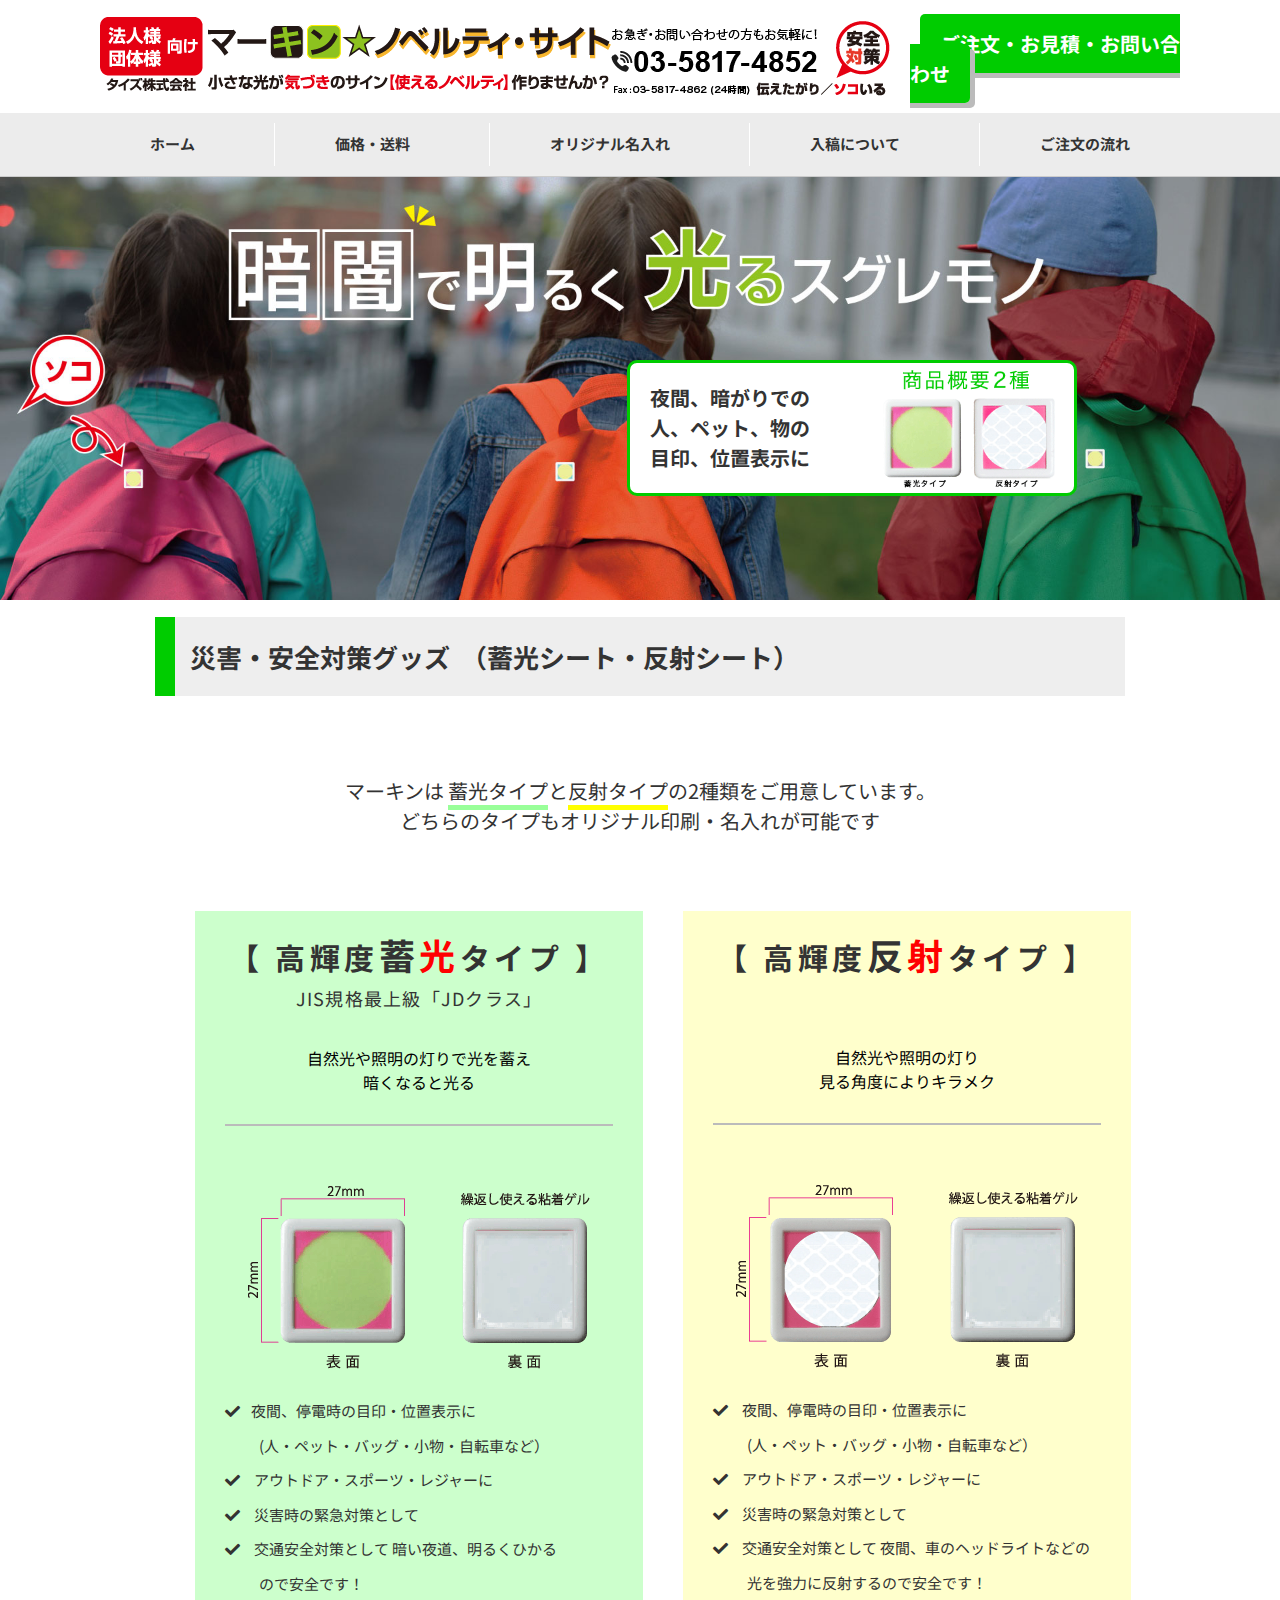
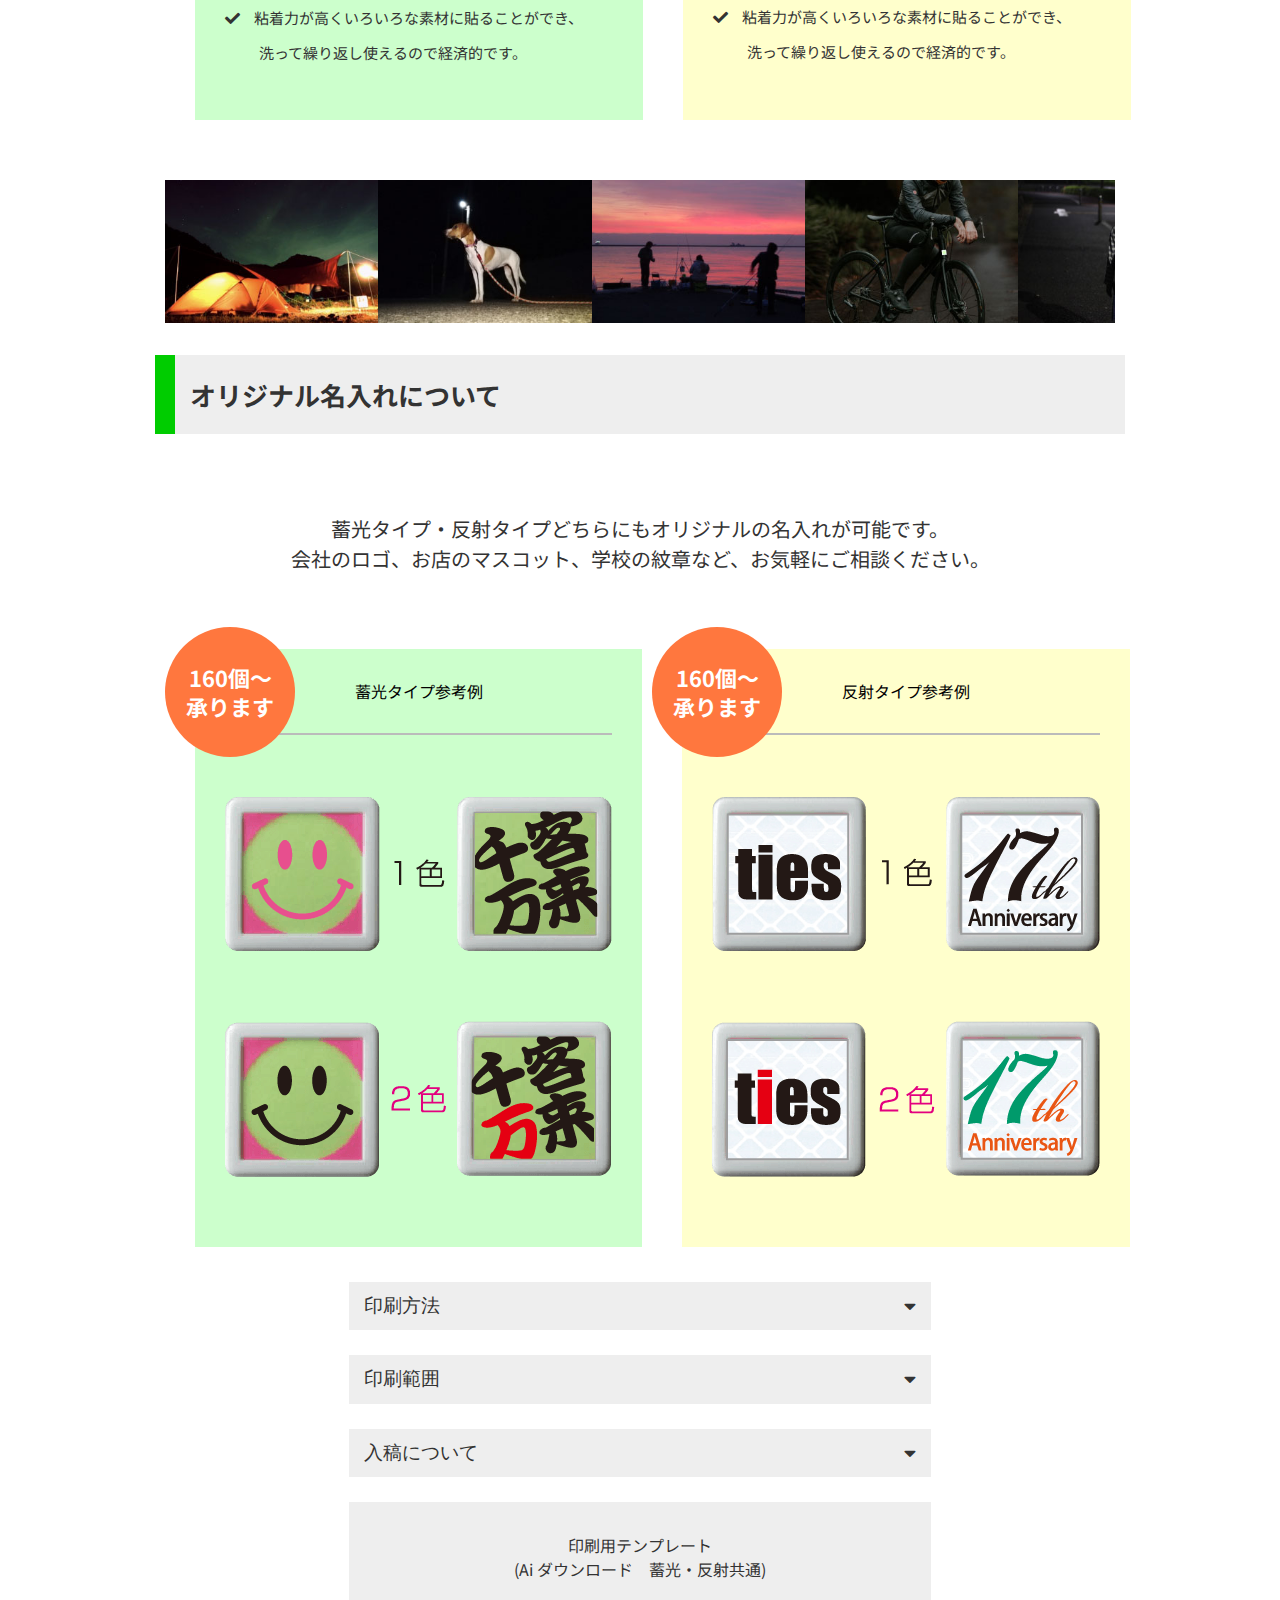
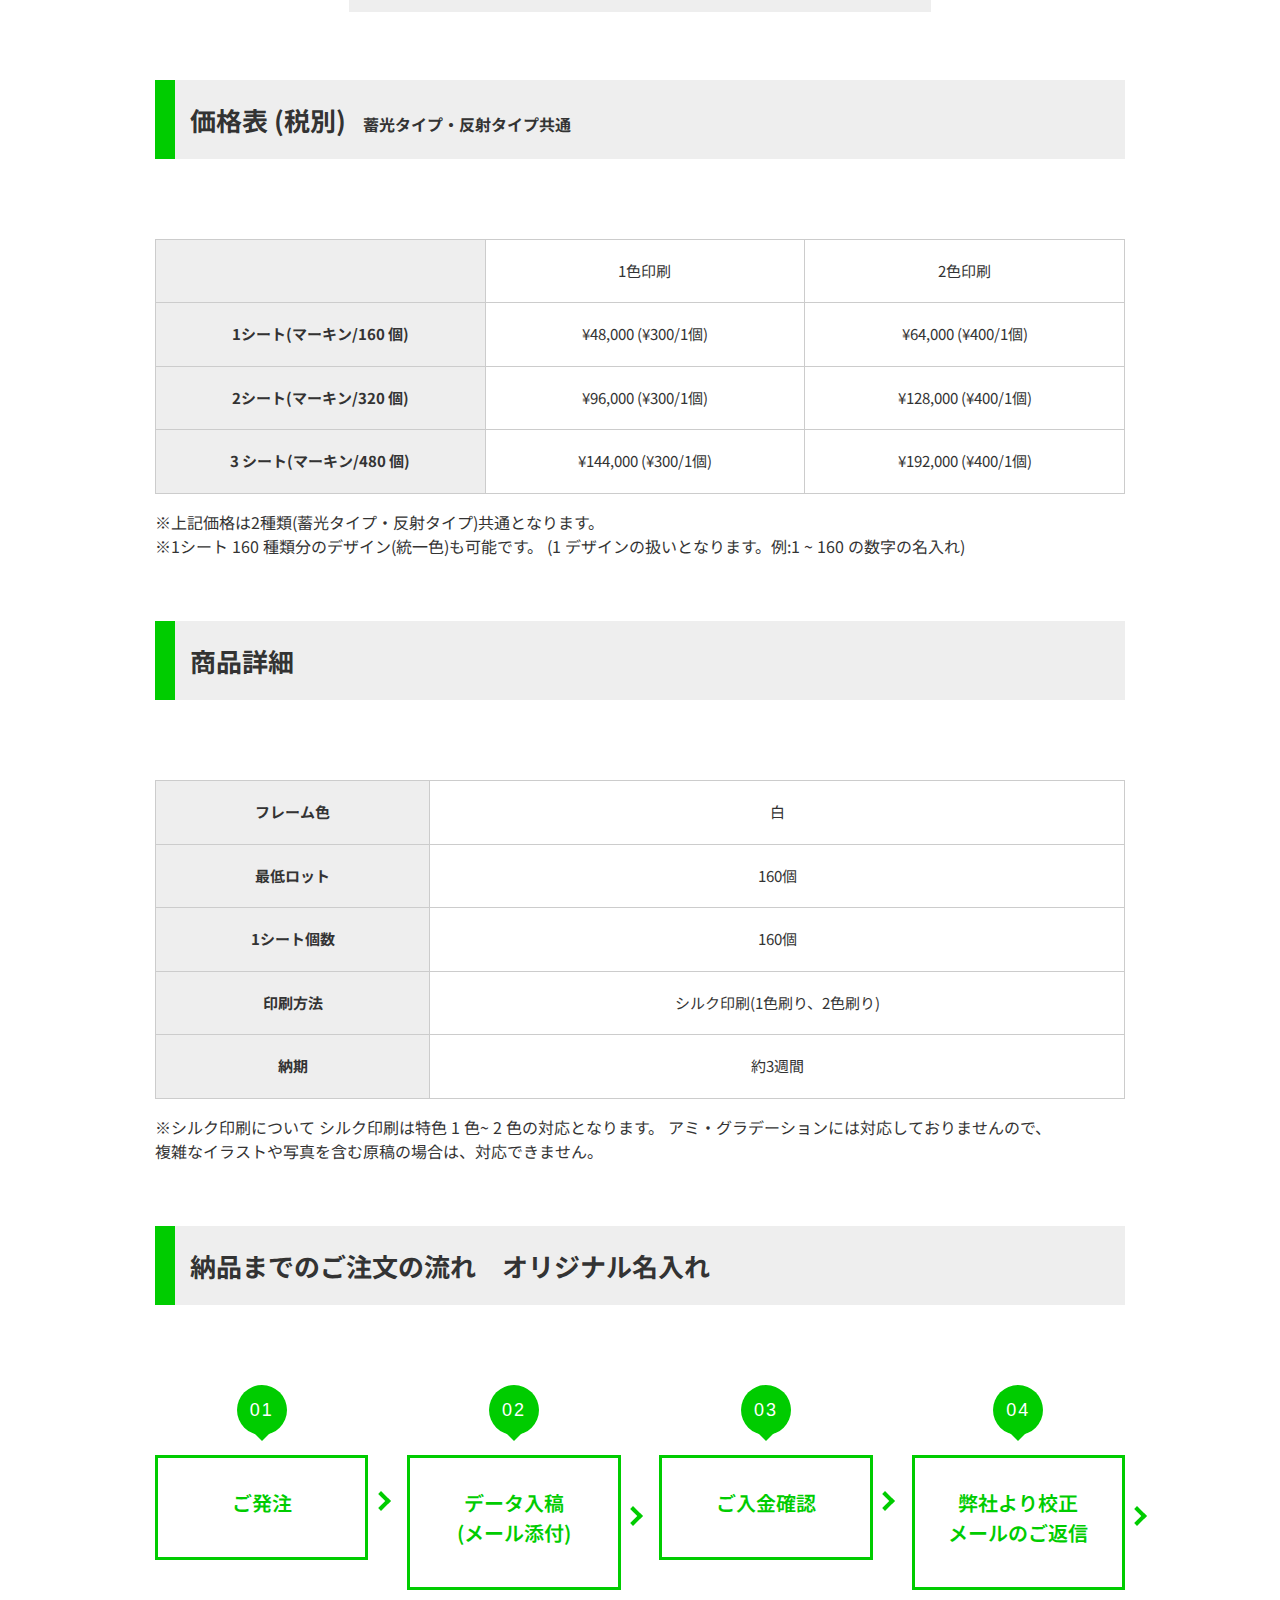
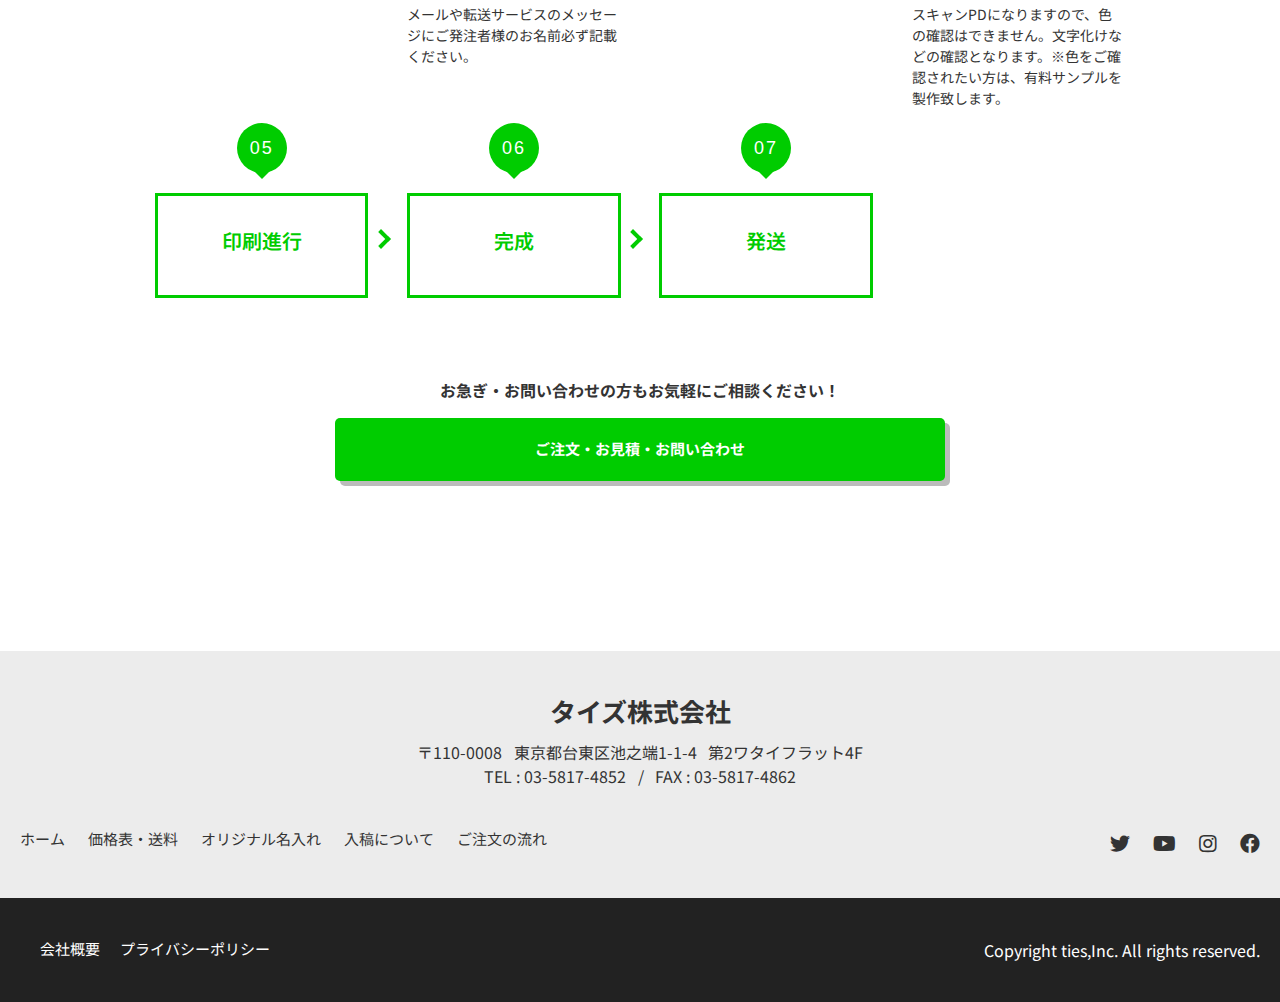
<file: index.html>
<!DOCTYPE html>
<html lang="ja">
  <head>
    <link href="https://use.fontawesome.com/releases/v5.6.1/css/all.css" rel="stylesheet">
    <meta charset="UTF-8" />
    <meta http-equiv="X-UA-Compatible" content="IE=edge" />
    <meta name="viewport" content="width=device-width, initial-scale=1.0" />
    <title>高輝度蓄光反射テープ マーキン ノベルティサイト</title>
    <meta
      name="description"
      content="高輝度蓄光・反射テープ マーキン | 販促・ノベルティグッズ作成を検討中の皆様、マーキンが皆様のプロモーション活動を応援します。オリジナルデザインのインパクトと商品の安心感で差し上げたお客様・広告主様ともにご満足。広告主様の商品・サービスをお客様にしっかりお伝えします。"
    />
    <meta name="keywords" content="Markin,マーキン,高機能蓄光,高機能反射材,反射材,蓄光,蓄光テープ,高輝度蓄光,高輝度反射,ノベルティ,販促品,粗品,販促グッズ,防災グッズ,インセンティブ,プロモーション,人気商品,SP,オリジナル,企業,法人,うれしい,よろこばれる,選ばれる">
    <link rel="preconnect" href="https://fonts.googleapis.com" />
    <link rel="preconnect" href="https://fonts.gstatic.com" crossorigin />
    <link
      href="https://fonts.googleapis.com/css2?family=Noto+Sans+JP:wght@400;700&display=swap"
      rel="stylesheet"
    />
    <link rel="apple-touch-icon" sizes="180x180" href="/apple-touch-icon.png">
    <link rel="icon" type="image/png" sizes="32x32" href="/favicon-32x32.png">
    <link rel="icon" type="image/png" sizes="16x16" href="/favicon-16x16.png">
    <link rel="manifest" href="/site.webmanifest">
    <link rel="mask-icon" href="/safari-pinned-tab.svg" color="#5bbad5">
    <meta name="msapplication-TileColor" content="#da532c">
    <meta name="theme-color" content="#ffffff">
    <link rel="stylesheet" href="./asset/css/sanitize.css" />
    <link rel="stylesheet" href="./asset/css/style.css" />
  </head>
  <body>
    <!--ヘッダー-->
    <div class="header-wrap">
      <header class="header">
        <div class="site-logo">
          <a href="#">
            <img
              src="./asset/images/site-markin-logo3.png"
              alt="法人様向け高機能蓄光反射マーキンノベルティサイト"
            />
          </a>
        </div>
        <div class="header-contact">
          <ul>
            <li class="header-contacttel">
              <img src="./asset/images/site-contact-telfax2.png" alt="法人様向け高機能蓄光反射マーキンノベルティサイト電話番号">
            </li>
            <li class="header-contacbtn">
              <a href="./form/form.html">ご注文・お見積・<br class="sma">お問い合わせ</a>
            </li>
          </ul>
        </div>
      </header>
      <nav class="header-nav">
        <ul class="header-navlist">
          <li class="header-navitem">
            <a href="#">ホーム</a>
          </li>
          <li class="header-navitem">
            <a href="#price">価格・送料</a>
          </li>
          <li class="header-navitem">
            <a href="#orijinal">オリジナル名入れ</a>
          </li>
          <li class="header-navitem">
            <a href="#orijinal">入稿について</a>
          </li>
          <li class="header-navitem">
            <a href="#flow">ご注文の流れ</a>
          </li>
        </ul>
      </nav>
    </div>

    <div class="hero">
      <img src="./asset/images/markin-top-imgtext1920900.jpg" alt="高輝度蓄光・反射テープマーキン" />
      <div class="storong">夜間、暗がりでの<br>人、ペット、物の<br>目印、位置表示に</div>
    </div>
<!--災害・安全対策グッズマーキン2種類について-->
    <section class="section">
      <h1 class="section-headerline">
        災害・安全対策グッズ<span class="space">（蓄光シート・反射シート）</span>
      </h1>
      <div class="quote">
        <p class="section-headerlinedetsil">マーキンは
        <span class="marker-green">蓄光タイプ</span>と<span class="marker-yellow">反射タイプ</span>の2種類をご用意しています。<br>どちらのタイプもオリジナル印刷・名入れが可能です
        </p>
      </div>

      <div class="section-markin">
        <figure class="about-left">
          <figcaption class="about-caption">
            <div class="about-yellow">
               <h2 class="about-headline">【 高輝度<span class="text-big">蓄<span class="text-red">光</span></span>タイプ 】<br><span class="text-jd">JIS規格最上級「JDクラス」</span></h2>
                <p class="about-description">自然光や照明の灯りで光を蓄え<br>暗くなると光る</p>
            </div>
            <div class="about-list">
              <img class="about-image" src="./asset/images/site-detail-markin4.png" alt="高輝度蓄光・反射テープマーキン"/>
              <ul class="about-secondlist">

                <li><i class="fas fa-check"></i><span class="space">夜間、停電時の目印・位置表示に<br><span class="space"><span class="space"><span class="space">(人・ペット・バッグ・小物・自転車など）</span> </li>
                <li><i class="fas fa-check"></i>  <span class="space">アウトドア・スポーツ・レジャーに</span></li>
                <li><i class="fas fa-check"></i>  <span class="space">災害時の緊急対策として</span></li>
                <li><i class="fas fa-check"></i> <span class="space">交通安全対策として 暗い夜道、明るくひかる<br><span class="space"><span class="space"><span class="space">ので安全です！</span></li>
                <li><i class="fas fa-check"></i> <span class="space">粘着力が高くいろいろな素材に貼ることができ、<br><span class="space"><span class="space"><span class="space">洗って繰り返し使えるので経済的です。</span> </li>
              </ul>
            </div>
          </figcaption>
        </figure>
        <figure class="about-right">
          <figcaption class="about-caption">
            <div class="about-yellow">
              <h2 class="about-headline">【 高輝度<span class="text-big">反<span class="text-red">射</span></span>タイプ 】</h2>
                <p class="about-description top">自然光や照明の灯り<br>見る角度によりキラメク</p>
            </div>
            <div class="about-list">
                        <img class="about-image" src="./asset/images/site-detail-markin3.png" alt="高輝度蓄光・反射テープマーキン"/>
              <ul class="about-secondlist">
                <li><i class="fas fa-check"></i> <span class="space">夜間、停電時の目印・位置表示に<br><span class="space"><span class="space"><span class="space"></span>(人・ペット・バッグ・小物・自転車など）</span> </li>
                <li><i class="fas fa-check"></i> <span class="space">アウトドア・スポーツ・レジャーに</span></li>
                <li><i class="fas fa-check"></i> <span class="space">災害時の緊急対策として</span></li>
                <li><i class="fas fa-check"></i> <span class="space">交通安全対策として 夜間、車のヘッドライトなどの<br><span class="space"><span class="space"><span class="space">光を強力に反射するので安全です！</span></li>
                <li><i class="fas fa-check"></i> <span class="space">粘着力が高くいろいろな素材に貼ることができ、<br><span class="space"><span class="space"><span class="space">洗って繰り返し使えるので経済的です。</span> </li>
              </ul>
            </div>
          </figcaption>
        </figure>
      </div><!--section-markin-->
    </section>
      <div class="d-demo">
        <div class="d-demo__wrap">
            <ul class="d-demo__list d-demo__list--left">
                <li class="d-demo__item"><img src="./asset/images/camp_200300.jpg" altalt="高輝度蓄光・反射テープマーキン"></li>
                <li class="d-demo__item"><img src="./asset/images/dog_200300.jpg" alt></li>
                <li class="d-demo__item"><img src="./asset/images/fish_200300.jpg" alt></li>
              </ul>
            <ul class="d-demo__list d-demo__list--left">
                <li class="d-demo__item"><img src="./asset/images/bicycle_200300.jpg" alt></li>
                <li class="d-demo__item"><img src="./asset/images/child_200300.jpg" alt></li>
                <li class="d-demo__item"><img src="./asset/images/camp_200300.jpg" alt></li>
            </ul>
        </div>
      </div>
<!--オリジナル名入れ印刷について-->
    <section class="section" id="orijinal">
      <h1 class="section-headerline">オリジナル名入れについて</h1>
        <p class="section-headerlinedetsil">蓄光タイプ・反射タイプどちらにもオリジナルの名入れが可能です。<br>会社のロゴ、お店のマスコット、学校の紋章など、お気軽にご相談ください。</p>
        <div class="section-markin">
        <figure class="about-left">
          <figcaption class="about-caption">
            <div class="about-yellow">
              <p class="about-description">蓄光タイプ参考例</p>
            </div>
          </figcaption>
            <p class="circle-left">160個〜<br>承ります</p>
            <img class="aboutprint-image" src="./asset/images/site-markin-print-left3.png" alt="オリジナル名入れ">
            <img class="aboutprint-image" src="./asset/images/site-markin-print-left4.png" alt="オリジナル名入れ">
        </figure>
        <figure class="about-right">
          <figcaption class="about-caption">
            <div class="about-yellow">
                <p class="about-description">反射タイプ参考例</p>
            </div>
          </figcaption>
            <p class="circle-right">160個〜<br>承ります</p>
            <img class="aboutprint-image" src="./asset/images/site-markin-print-right1.png" alt="高機能蓄光反射材マーキンオリジナル名入れ">
            <img class="aboutprint-image" src="./asset/images/site-markin-print-right2.png" alt="高機能蓄光反射材マーキンオリジナル名入れ">
        </figure>
      </div>
          <input id="acd-check1" class="acd-check" type="checkbox">
            <label class="acd-label" for="acd-check1">印刷方法</label>
              <div class="acd-content">
                <p>シルク印刷(1色刷り、2色刷り)</p>
                <ul>
                  <li>シルク印刷は特色 1 色~ 2 色の対応となります。 アミ・グラデーションには対応しておりませんので、 複雑なイラストや写真を含む原稿の場合は、対応できません。</li>
                </ul>
              </div>
          <input id="acd-check2" class="acd-check" type="checkbox">
            <label class="acd-label" for="acd-check2">印刷範囲</label>
              <div class="acd-content">
                <p><img src="./asset/images/markin_printrange.png" alt="高機能蓄光反射材マーキン印刷範囲"></p>
                <ul>
                  <li></li>
                </ul>
              </div>
          <input id="acd-check3" class="acd-check" type="checkbox">
            <label class="acd-label" for="acd-check3" >入稿について</label>
              <div class="acd-content">
                <p>入稿データ作成の手順</p>
                <ul>
                  <li>①　テンプレートをダウンロードしてください。</li><br>
                  <li>②　Adobe llustratorで作成してください。1色の場合は、カラーモード（CMYK）のK（ブラック）のみの100%色指定で（CMYは0%）で作成してください。　2色の場合は、カラーモード（CMYK）のK（ブラック）とM（マゼンタ）の100%色指定で（CYは0%）で　レイヤーで作成してください。※アミやグラデーションはできません。</li><br>
                  <li>③　文字が入る場合は、全ての文字をアウトライン化してください。</li><br>
                  <li>④　弊社では「Adobe Illustrator CS6」までの対応となっております。CC以降のバージョンで制作された場合は、必ずバージョンダウンして保存してください。</li><br>
                  <li>※　念の為、PDFやJPEG画像でも構いませんので、完成イメージとなるカンプデータを一緒に送っていただけますと、入稿でのトラブルを防げます。</li>
                  <li>
                  </li>
                </ul>
              </div>
              <a class="pdf" href="./asset/images/markin_print_template.ai.zip" target="_blank"><p>
 印刷用テンプレート <br> (Ai ダウンロード　蓄光・反射共通)</p></a>


    </section>
<!--価格表-->
    <section class="section" id="price">
      <h1 class="section-headerline" id="price">
        価格表 (税別) <span class="space text-small">蓄光タイプ・反射タイプ共通</span>
      </h1>
      <table class="tbl-r02">
        <tr>
          <th></th>
          <td>1色印刷</td>
          <td>2色印刷</td>
        </tr>
        <tr>
          <th>1シート(マーキン/160 個)</th>
          <td>¥48,000 (¥300/1個)</td>
          <td>¥64,000 (¥400/1個)</td>
        </tr>
        <tr>
          <th>2シート(マーキン/320 個)</th>
          <td>¥96,000 (¥300/1個)</td>
          <td>¥128,000 (¥400/1個)</td>
        </tr>
        <tr class="last">
          <th>3 シート(マーキン/480 個)</th>
          <td>¥144,000 (¥300/1個)</td>
          <td>¥192,000 (¥400/1個)</td>
        </tr>
      </table>
      <p>※上記価格は2種類(蓄光タイプ・反射タイプ)共通となります。<br>
※1シート 160 種類分のデザイン(統一色)も可能です。
(1 デザインの扱いとなります。例:1 ~ 160 の数字の名入れ)</p>
    </section>
<!--商品詳細-->
    <section class="section" id="detail">
      <h1 class="section-headerline">商品詳細</h1>
            <table class="tbl-r02">
          <th>フレーム色</th>
          <td>白</td>
        </tr>
        <tr>
          <th>最低ロット</th>
          <td>160個</td>
        </tr>
        <tr>
          <th> 1シート個数</th>
          <td>160個</td>
        </tr>
        </tr>
        <tr>
          <th> 印刷方法</th>
          <td>シルク印刷(1色刷り、2色刷り)</td>
        </tr>
        <tr class="last">
          <th>納期</th>
          <td> 約3週間</td>
        </tr>
      </table>
      <p>
※シルク印刷について
シルク印刷は特色 1 色~ 2 色の対応となります。 アミ・グラデーションには対応しておりませんので、<br>複雑なイラストや写真を含む原稿の場合は、対応できません。</p>
    </section>
<!--納品の流れ-->
    <section class="section" id="flow">
      <h1 class="section-headerline">納品までのご注文の流れ　オリジナル名入れ</h1>
        <ul class="flow">
          <li>
            <span class="icon">01</span>
              <dl>
                <dt><a href="./form/form.html">ご発注</a></dt>
                  <dd></dd>
              </dl>
          </li>
          <li>
            <span class="icon">02</span>
              <dl>
                <dt>データ入稿<br>(メール添付)</dt>
                  <dd></dd>
              </dl>
              <p>メールや転送サービスのメッセージにご発注者様のお名前必ず記載ください。</p>
          </li>
          <li>
            <span class="icon">03</span>
              <dl>
                <dt>ご入金確認</dt>
                  <dd></dd>
              </dl>
          </li>
          <li>
            <span class="icon">04</span>
              <dl>
                <dt>弊社より校正<br>メールのご返信</dt>
                  <dd></dd>
              </dl>
              <p>スキャンPDになりますので、色の確認はできません。文字化けなどの確認となります。※色をご確認されたい方は、有料サンプルを製作致します。</p>
          </li>
                   <li>
            <span class="icon">05</span>
              <dl>
                <dt>印刷進行</dt>
                  <dd></dd>
              </dl>
          </li>
          <li>
            <span class="icon">06</span>
              <dl>
                <dt>完成</dt>
                  <dd></dd>
              </dl>
          </li>
          <li>
            <span class="icon">07</span>
              <dl>
                <dt>発送</dt>
                  <dd></dd>
              </dl>
          </li>
                    <li>
            <span class="icon"></span>
              <dl>
                <dt></dt>
                  <dd></dd>
              </dl>
          </li>
        </ul>
              <div class="section-button">
        <p>お急ぎ・お問い合わせの方もお気軽にご相談ください！</p>
        <a href="./form/form.html" class="button">ご注文・お見積・お問い合わせ</a>
      </div>
    </section>
    <!--footer-->
    <footer id="footer">
      <section class="primary">
        <p class="logo">タイズ株式会社</p>
        <p class="address">
      〒110-0008<span class="space">東京都台東区池之端1-1-4</span><span class="space">第2ワタイフラット4F</span><br>
      TEL : 03-5817-4852<span class="space">/</span><span class="space">FAX</span> : 03-5817-4862</p>
        <div class="navi-row">
          <ul class="navi">
            <li><a href="#">ホーム</a></li>
            <li><a href="#price">価格表・送料</a></li>
            <li><a href="#orijinal">オリジナル名入れ</a></li>
            <li><a href="#orijinal">入稿について</a></li>
            <li><a href="#flow">ご注文の流れ</a></li>
          </ul>
          <ul class="sns-navi">
            <li><a href="https://twitter.com/tiesofficial" target="_blank"><i class="fab fa-twitter"></i></a></li>
            <li><a href="https://www.youtube.com/watch?v=2816c3ExPW8" target="_blank"><i class="fab fa-youtube"></i></a></li>
            <li><a href="https://www.instagram.com/ties_store_official/" target="_blank"><i class="fab fa-instagram"></i></a></li>
            <li><a href="https://www.facebook.com/tiesofficial" target="_blank"><i class="fab fa-facebook"></i></a></li>
          </ul>
        </div>
      </section>
      <section class="secondary">
        <ul class="sitenavi">
          <li><a href="company.html">会社概要</a></li>
          <li><a href="privacypolicy.html">プライバシーポリシー</a></li>
        </ul>
        <p class="copyright">Copyright ties,Inc. All rights reserved.</p>
      </section>
    </footer>
    <script src=""></script>
  </body>
</html>
</file>
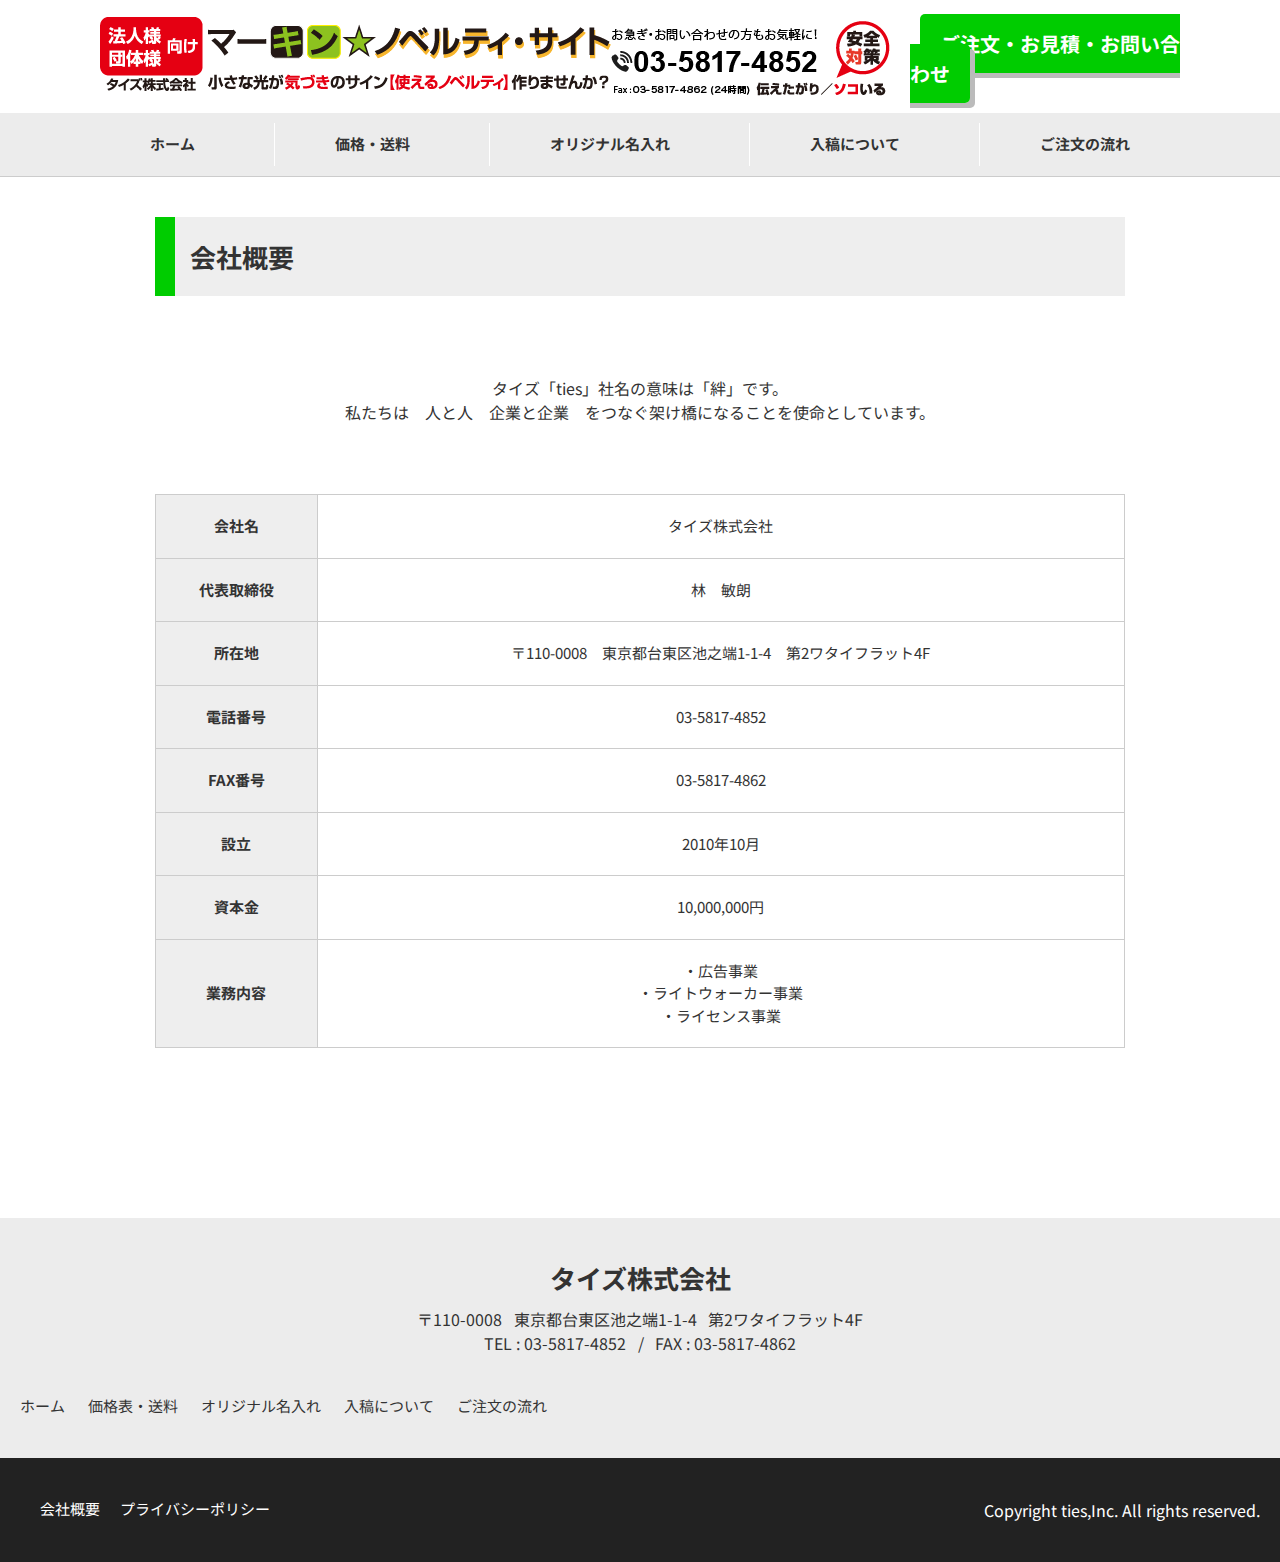
<file: company.html>
<!DOCTYPE html>
<html lang="ja">
  <head>
    <link
      href="https://use.fontawesome.com/releases/v5.6.1/css/all.css"
      rel="stylesheet"
    />
    <meta charset="UTF-8" />
    <meta http-equiv="X-UA-Compatible" content="IE=edge" />
    <meta name="viewport" content="width=device-width, initial-scale=1.0" />
    <title>高輝度蓄光反射テープ マーキン ノベルティサイト</title>
    <meta
      name="description"
      content="販促・ノベルティグッズ作成を検討中の皆様、高輝度蓄光 反射テープ マーキンが皆様のプロモーション活動を応援します。オリジナルデザインのインパクトと商品の安心感で差し上げたお客様・広告主様ともにご満足。広告主様の商品・サービスをお客様にしっかりお伝えします。"
    />
    <meta
      name="keywords"
      content="ノベルティ,販促品,粗品,販促グッズ,蓄光,反射材,防災グッズ,インセンティブ,人気商品,SP,オリジナル,企業様,法人様,広告,うれしい"
    />
    <link rel="preconnect" href="https://fonts.googleapis.com" />
    <link rel="preconnect" href="https://fonts.gstatic.com" crossorigin />
    <link
      href="https://fonts.googleapis.com/css2?family=Noto+Sans+JP:wght@400;700&display=swap"
      rel="stylesheet"
    />
    <link rel="apple-touch-icon" sizes="180x180" href="/apple-touch-icon.png" />
    <link rel="icon" type="image/png" sizes="32x32" href="/favicon-32x32.png" />
    <link rel="icon" type="image/png" sizes="16x16" href="/favicon-16x16.png" />
    <link rel="manifest" href="/site.webmanifest" />
    <link rel="mask-icon" href="/safari-pinned-tab.svg" color="#5bbad5" />
    <meta name="msapplication-TileColor" content="#da532c" />
    <meta name="theme-color" content="#ffffff" />
    <link rel="stylesheet" href="./asset/css/sanitize.css" />
    <link rel="stylesheet" href="./asset/css/style.css" />
  </head>

  <body>
    <!-- header -->
    <div class="header-wrap">
      <header class="header">
        <div class="site-logo">
          <a href="#">
            <img
              src="./asset/images/site-markin-logo3.png"
              alt="法人様向けマーキンノベルティサイト"
            />
          </a>
        </div>
        <div class="header-contact">
          <ul>
            <li class="header-contacttel">
              <img src="./asset/images/site-contact-telfax2.png" alt="" />
            </li>
            <li class="header-contacbtn">
              <a href="./form/form.html"
                >ご注文・お見積・<br class="sma" />お問い合わせ</a
              >
            </li>
          </ul>
        </div>
      </header>
      <nav class="header-nav">
        <ul class="header-navlist">
          <li class="header-navitem">
            <a href="index.html">ホーム</a>
          </li>
          <li class="header-navitem">
            <a href="index.html#price">価格・送料</a>
          </li>
          <li class="header-navitem">
            <a href="index.html#orijinal">オリジナル名入れ</a>
          </li>
          <li class="header-navitem">
            <a href="index.html#orijinal">入稿について</a>
          </li>
          <li class="header-navitem">
            <a href="index.html#flow">ご注文の流れ</a>
          </li>
        </ul>
      </nav>
    </div>
    <!-- //header -->

    <!-- page_t -->
    <section class="section company">
      <h1 class="section-headerline">会社概要</h1>
      <p class="companyvision">
        タイズ「ties」社名の意味は「絆」です。<br />
        私たちは　人と人　企業と企業　をつなぐ架け橋になることを使命としています。
      </p>
      <div class="box_inner">
        <table class="tbl-r02">
          <tr>
            <th>会社名</th>
            <td>タイズ株式会社</td>
          </tr>
          <tr>
            <th>代表取締役</th>
            <td>林　敏朗　</td>
          </tr>
          <tr class="last">
            <th>所在地</th>
            <td>〒110-0008　東京都台東区池之端1-1-4　第2ワタイフラット4F</td>
          </tr>
          <tr>
            <th>電話番号</th>
            <td>03-5817-4852</td>
          </tr>
          <tr>
            <th>FAX番号</th>
            <td>03-5817-4862</td>
          </tr>
          <tr>
            <th>設立</th>
            <td>2010年10月</td>
          </tr>
          <tr>
            <th>資本金</th>
            <td>10,000,000円</td>
          </tr>
          <tr>
            <th>業務内容</th>
            <td>
              ・広告事業<br />
              ・ライトウォーカー事業<br />
              ・ライセンス事業
            </td>
          </tr>
        </table>
        <!-- <div class="ggmap">
              <iframe
                src="http://maps.google.co.jp/maps?q=東京都台東区池之端1-1-4&amp;z=15&amp;output=embed"
                width="80%"
                height="400"
                frameborder="0"
                marginwidth="0"
                marginheight="0"
                scrolling="no"
              ></iframe>
            </div> -->
      </div>
    </section>
    <!--footer-->
    <footer id="footer">
      <section class="primary">
        <p class="logo">タイズ株式会社</p>
        <p class="address">
          〒110-0008<span class="space">東京都台東区池之端1-1-4</span
          ><span class="space">第2ワタイフラット4F</span><br />
          TEL : 03-5817-4852<span class="space">/</span
          ><span class="space">FAX</span> : 03-5817-4862
        </p>
        <div class="navi-row">
          <ul class="navi">
            <li><a href="index.html">ホーム</a></li>
            <li><a href="index.html#price">価格表・送料</a></li>
            <li><a href="index.html#orijinal">オリジナル名入れ</a></li>
            <li><a href="index.html#orijinal">入稿について</a></li>
            <li><a href="index.html#flow">ご注文の流れ</a></li>
          </ul>
        </div>
      </section>
      <section class="secondary">
        <ul class="sitenavi">
          <li><a href="company.html">会社概要</a></li>
          <li><a href="privacypolicy.html">プライバシーポリシー</a></li>
        </ul>
        <p class="copyright">Copyright ties,Inc. All rights reserved.</p>
      </section>
    </footer>
  </body>
</html>
</file>
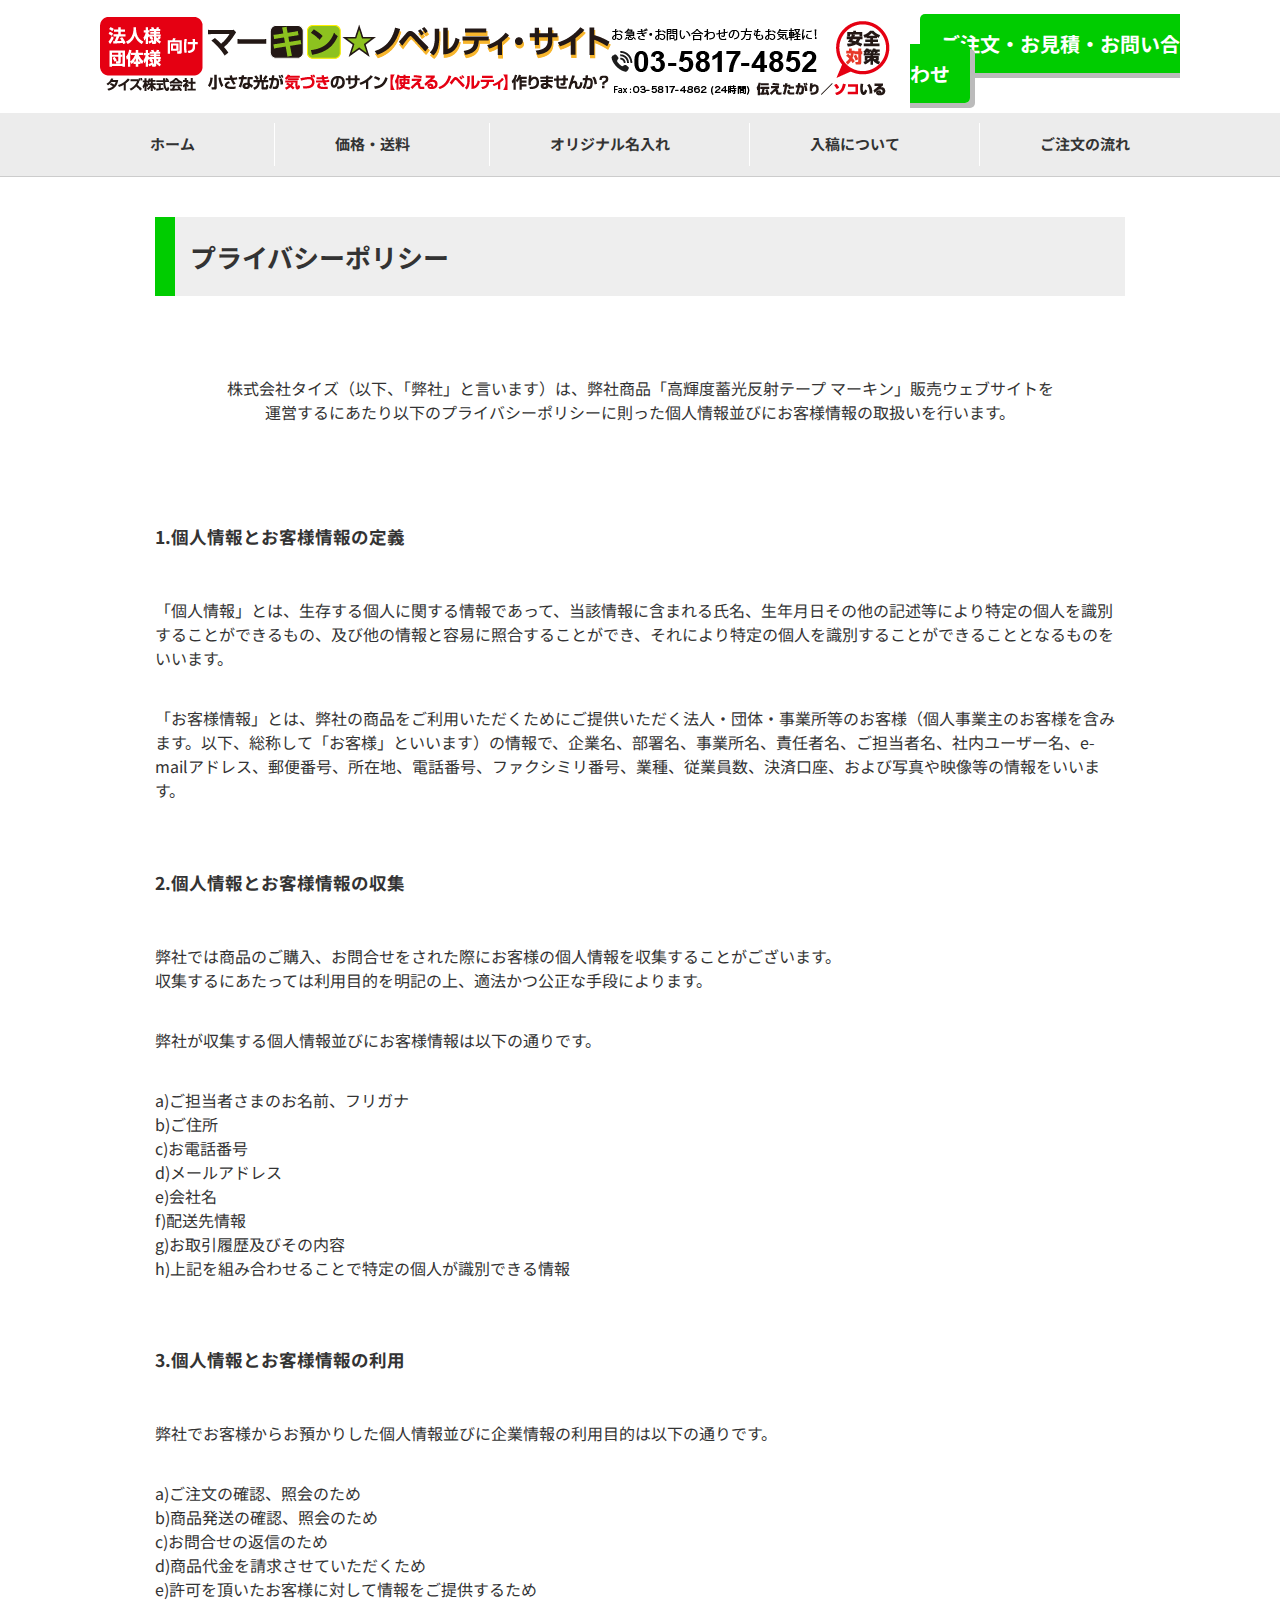
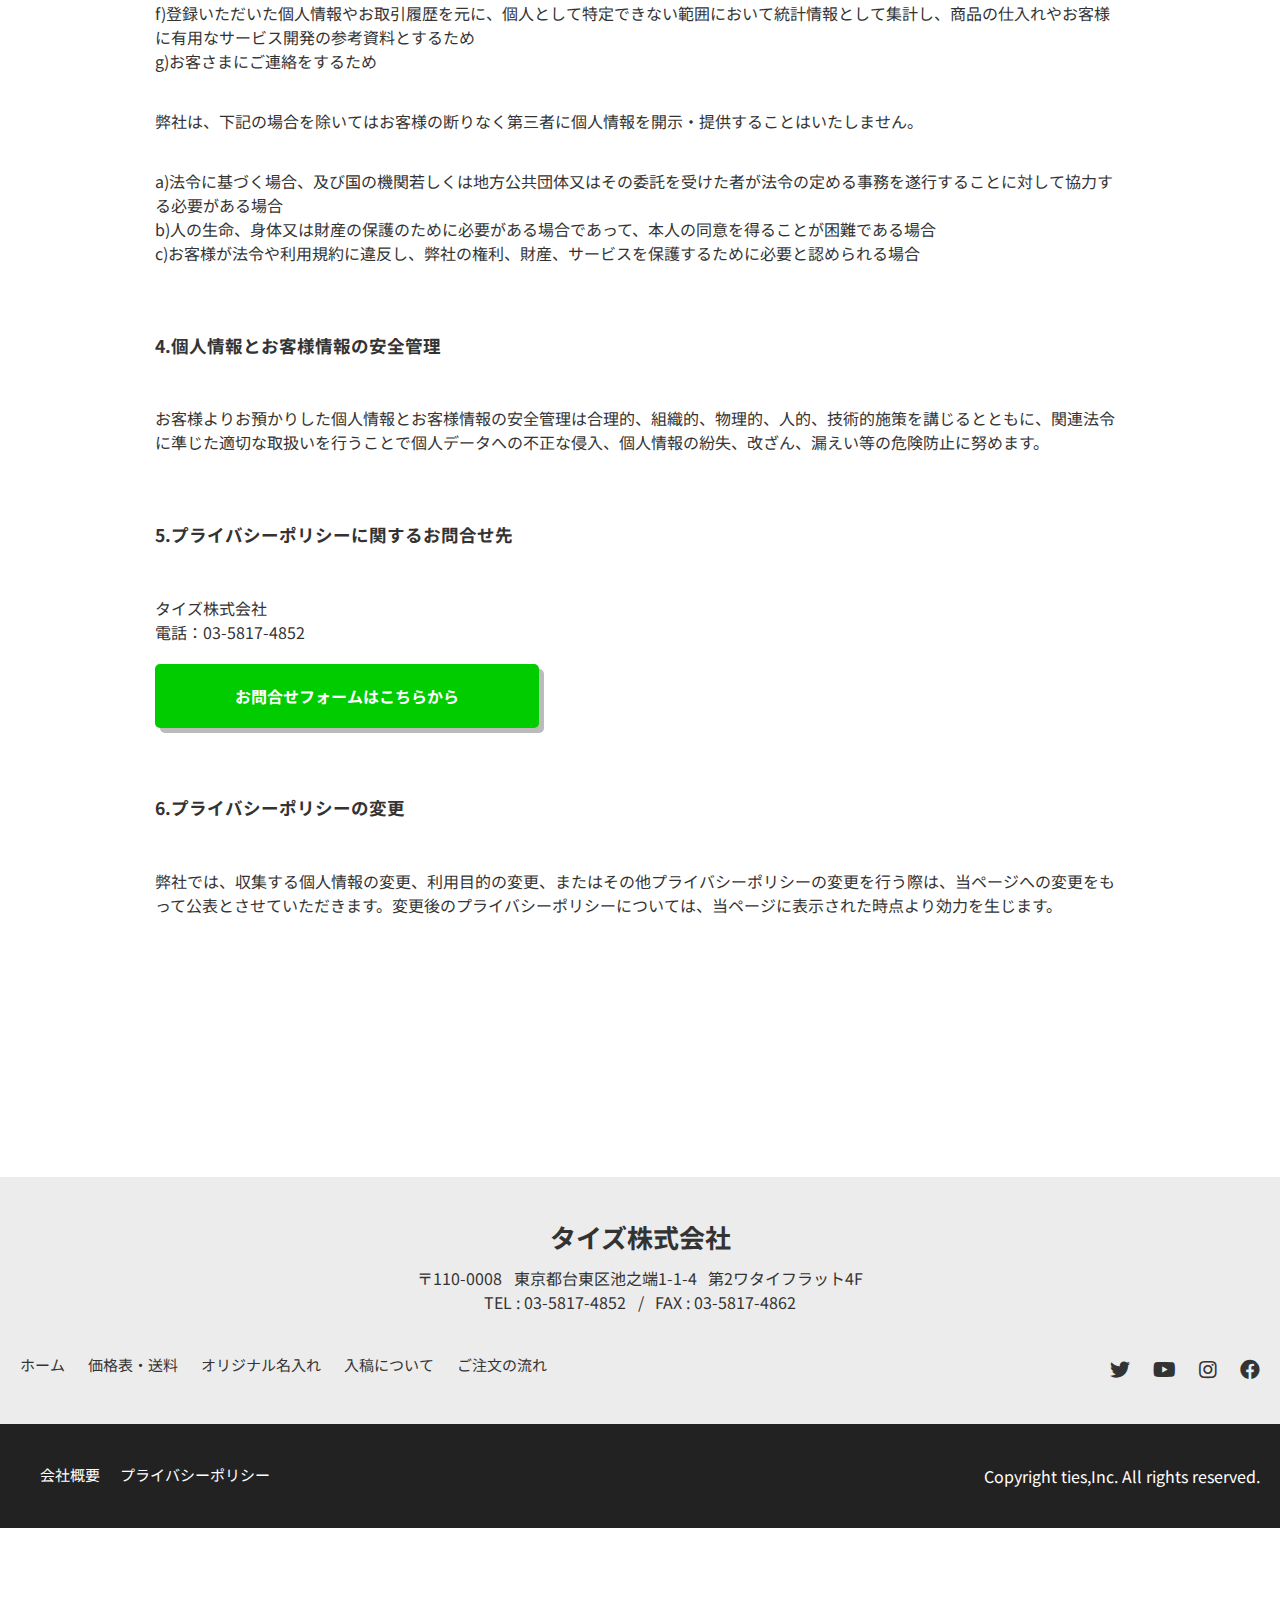
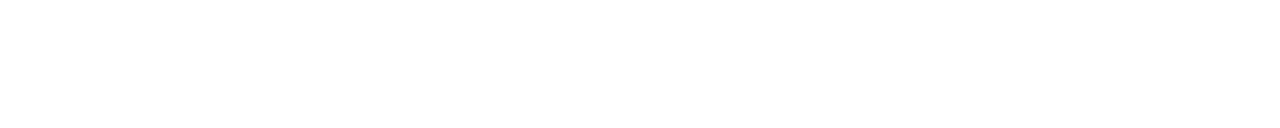
<file: privacypolicy.html>
<!DOCTYPE html>
<html lang="ja" prefix="og: http://ogp.me/ns#">
  <head>
    <link href="https://use.fontawesome.com/releases/v5.6.1/css/all.css" rel="stylesheet">
    <meta charset="UTF-8" />
    <meta http-equiv="X-UA-Compatible" content="IE=edge" />
    <meta name="viewport" content="width=device-width, initial-scale=1.0" />
    <title>高輝度蓄光反射テープ マーキン ノベルティサイト</title>
    <meta
      name="description"
      content="販促・ノベルティグッズ作成を検討中の皆様、高輝度蓄光 反射テープ マーキンが皆様のプロモーション活動を応援します。オリジナルデザインのインパクトと商品の安心感で差し上げたお客様・広告主様ともにご満足。広告主様の商品・サービスをお客様にしっかりお伝えします。"
    />
    <meta name="keywords" content="ノベルティ,販促品,粗品,販促グッズ,蓄光,反射材,防災グッズ,インセンティブ,人気商品,SP,オリジナル,企業様,法人様,広告,うれしい">
    <link rel="preconnect" href="https://fonts.googleapis.com" />
    <link rel="preconnect" href="https://fonts.gstatic.com" crossorigin />
    <link
      href="https://fonts.googleapis.com/css2?family=Noto+Sans+JP:wght@400;700&display=swap"
      rel="stylesheet"
    />
    <link rel="stylesheet" href="./asset/css/sanitize.css" />
    <link rel="stylesheet" href="./asset/css/style.css" />
  </head>
  <body>
    <!--ヘッダー-->
    <div class="header-wrap">
      <header class="header">
        <div class="site-logo">
          <!-- <h1 class="header-logo">タイズ株式会社</h1> -->
          <a href="#">
            <img
            src="./asset/images/site-markin-logo3.png"
            alt="法人様向けマーキンノベルティサイト"
          />
          </a>
        </div>
        <div class="header-contact">
          <ul>
            <li class="header-contacttel">
              <img src="./asset/images/site-contact-telfax2.png" alt="">
            <!-- <img src="./asset/images/site-contact-telfax.png" alt="タイズ電話番号" />
                        <img src="./asset/images/つたえたがりそこいるimg.png" alt="マーキンロゴ"> -->
            </li>
            <li class="header-contacbtn">
              <a href="./form/form.html">ご注文・お見積・<br class="sma">お問い合わせ</a>
            </li>
          </ul>
        </div>
      </header>
      <!--ナビゲーションバー-->
      <nav class="header-nav">
        <ul class="header-navlist">
          <li class="header-navitem">
            <a href="index.html">ホーム</a>
          </li>
          <li class="header-navitem">
            <a href="index.html#price">価格・送料</a>
          </li>
          <li class="header-navitem">
            <a href="index.html#orijinal">オリジナル名入れ</a>
          </li>
          <li class="header-navitem">
            <a href="index.html#orijinal">入稿について</a>
          </li>
          <li class="header-navitem">
            <a href="index.html#flow">ご注文の流れ</a>
          </li>
        </ul>
      </nav>
    </div>
    <!--プライバシーポリシー本文-->
    <section class="section privacy">
      <h1 class="section-headerline">プライバシーポリシー</h1>
        <p class="normaltxt normaltxttop">株式会社タイズ（以下、「弊社」と言います）は、弊社商品「高輝度蓄光反射テープ マーキン」販売ウェブサイトを<br>運営するにあたり以下のプライバシーポリシーに則った個人情報並びにお客様情報の取扱いを行います。</p>
      <div class="innner">
        <h3>1.個人情報とお客様情報の定義</h3>
        <p class="normaltxt">「個人情報」とは、生存する個人に関する情報であって、当該情報に含まれる氏名、生年月日その他の記述等により特定の個人を識別することができるもの、及び他の情報と容易に照合することができ、それにより特定の個人を識別することができることとなるものをいいます。</p>

        <p class="normaltxt">
        「お客様情報」とは、弊社の商品をご利用いただくためにご提供いただく法人・団体・事業所等のお客様（個人事業主のお客様を含みます。以下、総称して「お客様」といいます）の情報で、企業名、部署名、事業所名、責任者名、ご担当者名、社内ユーザー名、e-mailアドレス、郵便番号、所在地、電話番号、ファクシミリ番号、業種、従業員数、決済口座、および写真や映像等の情報をいいます。
        </p>
        <h3>2.個人情報とお客様情報の収集</h3>
          <p class="normaltxt">弊社では商品のご購入、お問合せをされた際にお客様の個人情報を収集することがございます。<br>収集するにあたっては利用目的を明記の上、適法かつ公正な手段によります。</p>
          <p class="normaltxt">弊社が収集する個人情報並びにお客様情報は以下の通りです。</p>

          <p class="normaltxt">a)ご担当者さまのお名前、フリガナ<br>
            b)ご住所<br>
            c)お電話番号<br>
            d)メールアドレス<br>
            e)会社名<br>
            f)配送先情報<br>
            g)お取引履歴及びその内容<br>
            h)上記を組み合わせることで特定の個人が識別できる情報
          </p>
        <h3>3.個人情報とお客様情報の利用</h3>
        <p class="normaltxt">弊社でお客様からお預かりした個人情報並びに企業情報の利用目的は以下の通りです。</p>

        <p class="normaltxt">a)ご注文の確認、照会のため<br>
        b)商品発送の確認、照会のため<br>
        c)お問合せの返信のため<br>
        d)商品代金を請求させていただくため<br>
        e)許可を頂いたお客様に対して情報をご提供するため<br>
        f)登録いただいた個人情報やお取引履歴を元に、個人として特定できない範囲において統計情報として集計し、商品の仕入れやお客様に有用なサービス開発の参考資料とするため<br>
        g)お客さまにご連絡をするため<br>
        </p>

        <p class="normaltxt">弊社は、下記の場合を除いてはお客様の断りなく第三者に個人情報を開示・提供することはいたしません。</p>

        <p class="normaltxt">a)法令に基づく場合、及び国の機関若しくは地方公共団体又はその委託を受けた者が法令の定める事務を遂行することに対して協力する必要がある場合<br>
        b)人の生命、身体又は財産の保護のために必要がある場合であって、本人の同意を得ることが困難である場合<br>
        c)お客様が法令や利用規約に違反し、弊社の権利、財産、サービスを保護するために必要と認められる場合
        </p>
        <div class="large_t">
          <h3>4.個人情報とお客様情報の安全管理</h3>
        </div>
          <p class="normaltxt">お客様よりお預かりした個人情報とお客様情報の安全管理は合理的、組織的、物理的、人的、技術的施策を講じるとともに、関連法令に準じた適切な取扱いを行うことで個人データへの不正な侵入、個人情報の紛失、改ざん、漏えい等の危険防止に努めます。</p>
        <div class="large_t">
          <h3>5.プライバシーポリシーに関するお問合せ先</h3>
        </div>
        <p class="normaltxt">タイズ株式会社<br>電話：03-5817-4852<br>
          <a href="form/form.html" class="button privacybutton">お問合せフォームはこちらから</a>
        </p>
        <div class="large_t">
          <h3>6.プライバシーポリシーの変更</h3>
        </div>
          <p class="normaltxt">弊社では、収集する個人情報の変更、利用目的の変更、またはその他プライバシーポリシーの変更を行う際は、当ページへの変更をもって公表とさせていただきます。変更後のプライバシーポリシーについては、当ページに表示された時点より効力を生じます。</p>
        </div>
      </div>

    </section>
  <!-- //footer -->
  <footer id="footer">
      <section class="primary">
        <p class="logo">タイズ株式会社</p>
        <p class="address">
      〒110-0008<span class="space">東京都台東区池之端1-1-4</span><span class="space">第2ワタイフラット4F</span><br>
      TEL : 03-5817-4852<span class="space">/</span><span class="space">FAX</span> : 03-5817-4862</p>
        <div class="navi-row">
          <ul class="navi">
            <li><a href="index.html">ホーム</a></li>
            <li><a href="index.html#price">価格表・送料</a></li>
            <li><a href="index.html#orijinal">オリジナル名入れ</a></li>
            <li><a href="index.html#orijinal">入稿について</a></li>
            <li><a href="index.html#flow">ご注文の流れ</a></li>
          </ul>
          <ul class="sns-navi">
            <li><a href="https://twitter.com/tiesofficial" target="_blank"><i class="fab fa-twitter"></i></a></li>
            <li><a href="https://www.youtube.com/watch?v=2816c3ExPW8" target="_blank"><i class="fab fa-youtube"></i></a></li>
            <li><a href="https://www.instagram.com/ties_store_official/" target="_blank"><i class="fab fa-instagram"></i></a></li>
            <li><a href="https://www.facebook.com/tiesofficial" target="_blank"><i class="fab fa-facebook"></i></a></li>
          </ul>
        </div>
      </section>
      <section class="secondary">
        <ul class="sitenavi">
          <li><a href="company.html">会社概要</a></li>
          <li><a href="privacypolicy.html">プライバシーポリシー</a></li>
        </ul>
        <p class="copyright">Copyright ties,Inc. All rights reserved.</p>
      </section>
    </footer>
  </body>
</html>
</file>
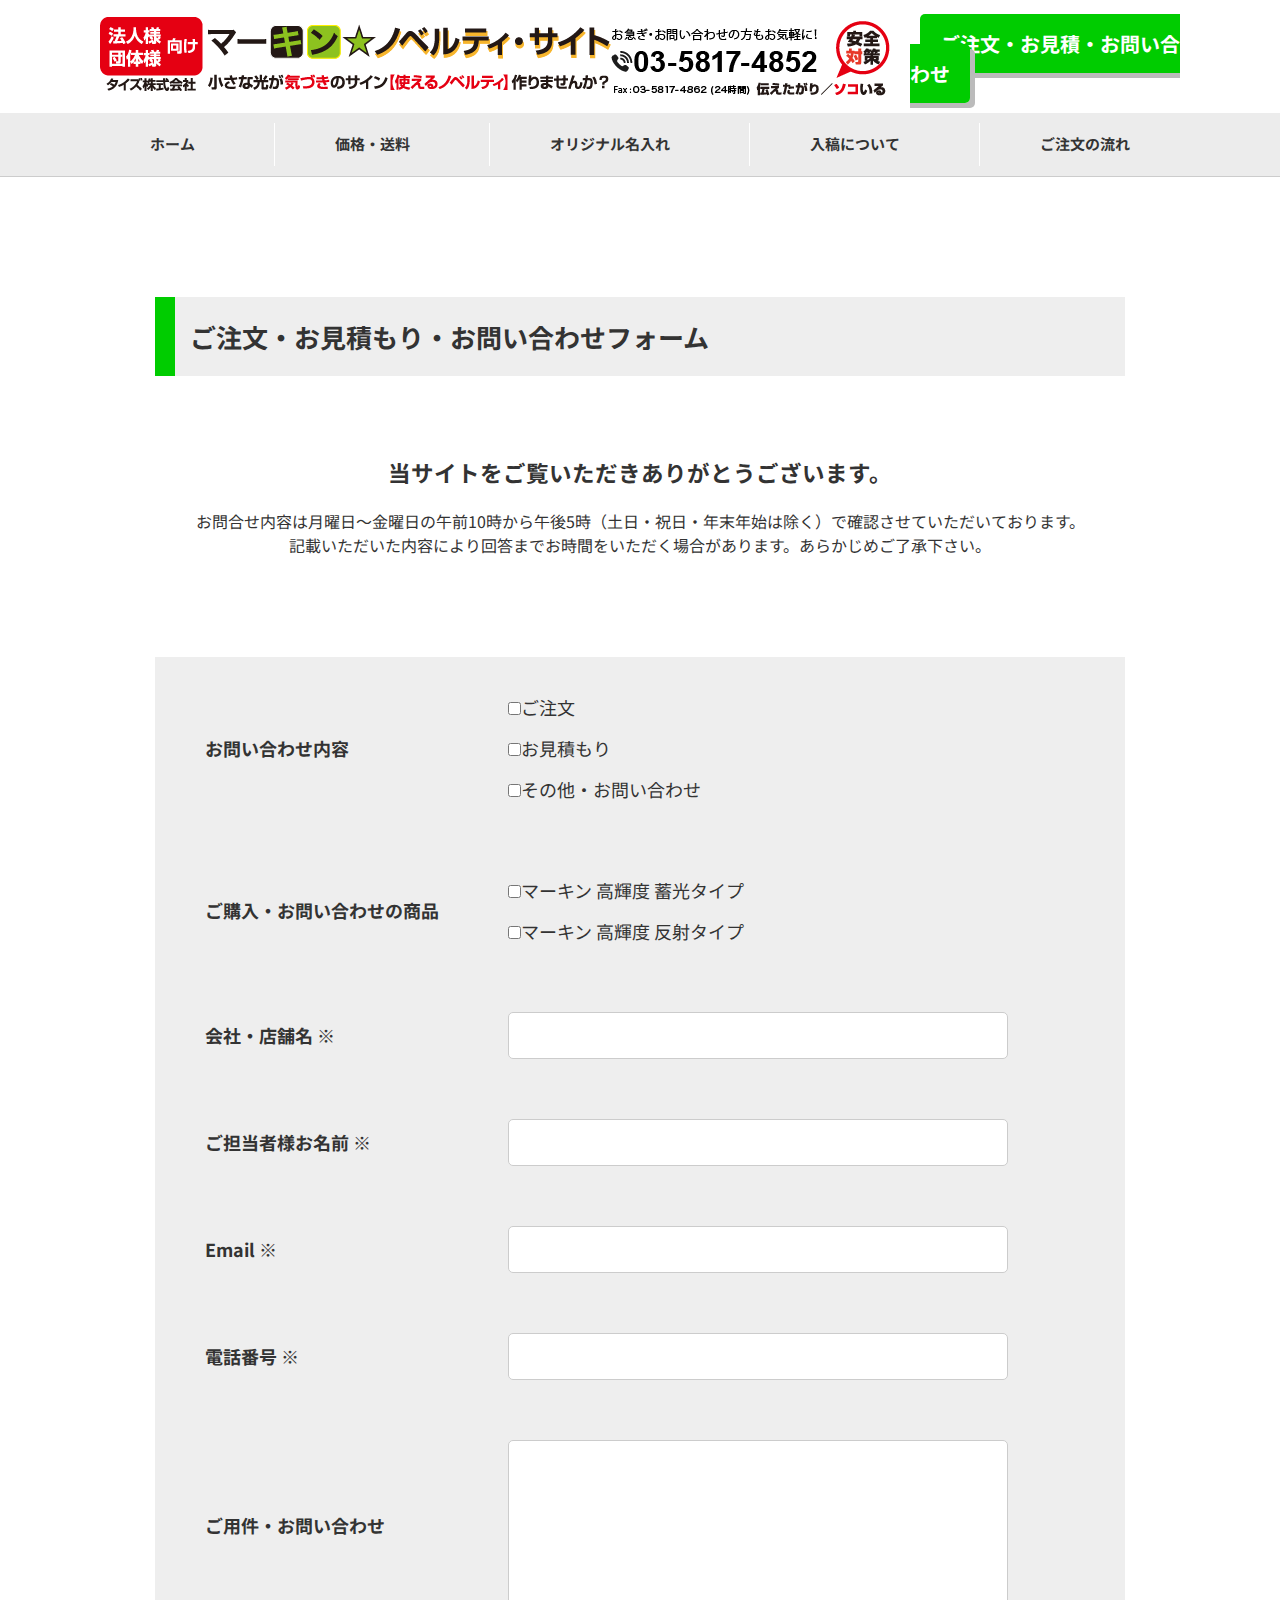
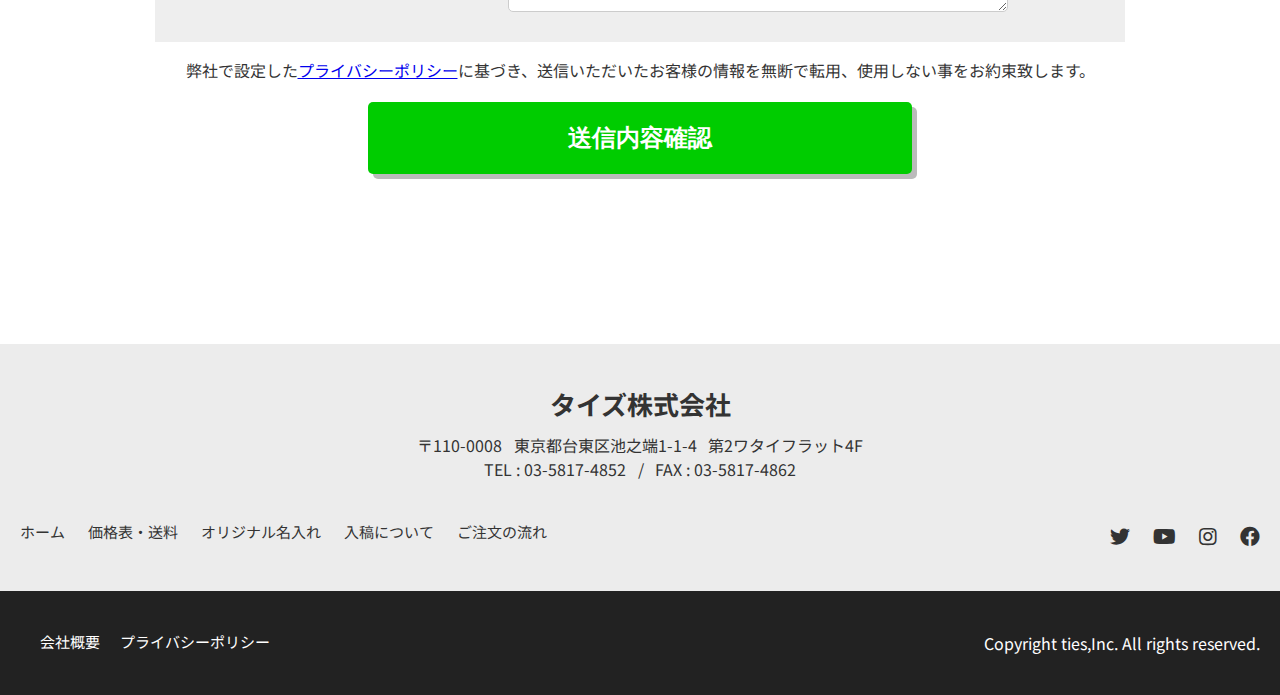
<file: form/form.html>
<!DOCTYPE html>
<html lang="ja">
  <head>
    <link
      href="https://use.fontawesome.com/releases/v5.6.1/css/all.css"
      rel="stylesheet"
    />
    <meta charset="UTF-8" />
    <meta http-equiv="X-UA-Compatible" content="IE=edge" />
    <meta name="viewport" content="width=device-width, initial-scale=1.0" />
    <title>高輝度蓄光反射テープ マーキン ノベルティサイト</title>
    <meta
      name="description"
      content="販促・ノベルティグッズ作成を検討中の皆様、高輝度蓄光 反射テープ マーキンが皆様のプロモーション活動を応援します。オリジナルデザインのインパクトと商品の安心感で差し上げたお客様・広告主様ともにご満足。広告主様の商品・サービスをお客様にしっかりお伝えします。"
    />
    <meta name="keywords" content="ノベルティ,販促品,粗品,販促グッズ,蓄光,反射材,防災グッズ,インセンティブ,人気商品,SP,オリジナル,企業様,法人様,広告,うれしい">
    <link rel="preconnect" href="https://fonts.googleapis.com" />
    <link rel="preconnect" href="https://fonts.gstatic.com" crossorigin />
    <link
      href="https://fonts.googleapis.com/css2?family=Noto+Sans+JP:wght@400;700&display=swap"
      rel="stylesheet"
    />
    <link rel="stylesheet" href="../asset/css/sanitize.css" />
    <link rel="stylesheet" href="../asset/css/style.css" />
  </head>
  <body>
    <div class="header-wrap">
      <header class="header">
        <div class="site-logo">
          <a href="../index.html">
            <img
              src="../asset/images/site-markin-logo3.png"
              alt="法人様向けマーキンノベルティサイト"
            />
          </a>
        </div>
        <div class="header-contact">
          <ul>
            <li class="header-contacttel">
              <img src="../asset/images/site-contact-telfax2.png" alt="" />
            </li>
            <li class="header-contacbtn">
              <a href="../form/form.html"
                >ご注文・お見積・<br class="sma" />お問い合わせ</a
              >
            </li>
          </ul>
        </div>
      </header>
      <!--headerナビゲーション-->
      <nav class="header-nav">
        <ul class="header-navlist">
          <li class="header-navitem">
            <a href="../index.html">ホーム</a>
          </li>
          <li class="header-navitem">
            <a href="../index.html#price">価格・送料</a>
          </li>
          <li class="header-navitem">
            <a href="../index.html#orijinal">オリジナル名入れ</a>
          </li>
          <li class="header-navitem">
            <a href="../index.html#orijinal">入稿について</a>
          </li>
          <li class="header-navitem">
            <a href="../index.html#flow">ご注文の流れ</a>
          </li>
        </ul>
      </nav>
    </div>
    <!--フォーム本文-->
    <section class="section section-secondry">
      <h1 class="section-headerline">
        ご注文・お見積もり・お問い合わせフォーム
      </h1>
      <h2 class="section-headerlineh2">
        当サイトをご覧いただきありがとうございます。
      </h2>
      <p>
        お問合せ内容は月曜日～金曜日の午前10時から午後5時（土日・祝日・年末年始は除く）で確認させていただいております。<br/>
        記載いただいた内容により回答までお時間をいただく場合があります。あらかじめご了承下さい。
      </p>

      <form action="contactform.php" name="form" method="post">
        <table class="form-table">
          <tr>
              <th>お問い合わせ内容</th>
              <td>
                <label class="checkbox" for="ask">
                  <input type="checkbox" name="ask[]" value="ご注文" />ご注文
                </label>
                <label class="checkbox">
                  <input type="checkbox" name="ask[]" value="お見積もり" />お見積もり
                </label>
                <label class="checkbox">
                  <input type="checkbox" name="ask[]" value="その他お問い合わせ" />その他・お問い合わせ
                </label>
              </td>
          </tr>
          <tr>
            <th>ご購入・お問い合わせの商品</th>
              <td>
                <label class="checkbox" for="markin">
                  <input type="checkbox" name="markin[]" id="markin" value="マーキン高輝度蓄光タイプ" />マーキン 高輝度 蓄光タイプ
                </label>
                <label class="checkbox">
                  <input type="checkbox" name="markin[]" id="markin" value="マーキン高輝度反射タイプ" />マーキン 高輝度 反射タイプ
                </label>
              </td>
          </tr>
          <tr>
            <th>
              <label for="companyname"> 会社・店舗名 ※ </label>
            </th>
              <td>
                <input
                  class="input"
                  type="text"
                  id="companyname"
                  size="30"
                  name="companyname"
                  required="required"
                />
              </td>
          </tr>
          <tr>
            <th>
              <label for="name"> ご担当者様お名前 ※ </label>
            </th>
              <td>
                <input
                  class="input"
                  type="text"
                  id="name"
                  size="30"
                  name="name"
                  required="required"
                />
              </td>
          </tr>
            <th>
              <label for="email"> Email ※ </label>
            </th>
              <td>
                <input
                  class="input"
                  type="text"
                  id="email"
                  size="30"
                  name="email"
                  required="required"
                />
              </td>
          </tr>
          <tr>
            <th>
              <label for="tel"> 電話番号 ※ </label>
            </th>
              <td>
                <input class="input" type="tel" id="tel" size="30" name="tel" required="required"/>
              </td>
          </tr>
          <tr>
            <th>
              <label for="detail">ご用件・お問い合わせ </label>
            </th>
              <td>
                <textarea
                  class="textarea"
                  cols="30"
                  rows="10"
                  id="detail"
                  name="detail"
                ></textarea>
              </td>
          </tr>
        </table>
        <p class="normalcontents">
          弊社で設定した<a href="../privacypolicy.html">プライバシーポリシー</a
          >に基づき、送信いただいたお客様の情報を無断で転用、使用しない事をお約束致します。
        </p>
        <div class="form-button">
          <button class="button buttou-submission" type="submit" value="確認">
            送信内容確認
          </button>
        </div>
      </form>
    </section>

    <!--footer-->
    <footer id="footer">
      <section class="primary">
        <p class="logo">タイズ株式会社</p>
        <p class="address">
          〒110-0008<span class="space">東京都台東区池之端1-1-4</span
          ><span class="space">第2ワタイフラット4F</span><br />
          TEL : 03-5817-4852<span class="space">/</span
          ><span class="space">FAX</span> : 03-5817-4862
        </p>
        <div class="navi-row">
          <ul class="navi">
            <li><a href="../index.html">ホーム</a></li>
            <li><a href="../index.html#price">価格表・送料</a></li>
            <li><a href="../index.html#orijinal">オリジナル名入れ</a></li>
            <li><a href="../index.html#orijinal">入稿について</a></li>
            <li><a href="../index.html#flow">ご注文の流れ</a></li>
          </ul>
          <ul class="sns-navi">
            <li>
              <a href="https://twitter.com/tiesofficial" target="_blank"
                ><i class="fab fa-twitter"></i
              ></a>
            </li>
            <li>
              <a
                href="https://www.youtube.com/watch?v=2816c3ExPW8"
                target="_blank"
                ><i class="fab fa-youtube"></i
              ></a>
            </li>
            <li>
              <a
                href="https://www.instagram.com/ties_store_official/"
                target="_blank"
                ><i class="fab fa-instagram"></i
              ></a>
            </li>
            <li>
              <a href="https://www.facebook.com/tiesofficial" target="_blank"
                ><i class="fab fa-facebook"></i
              ></a>
            </li>
          </ul>
        </div>
      </section>
      <section class="secondary">
        <ul class="sitenavi">
          <li><a href="../company.html">会社概要</a></li>
          <li><a href="../privacypolicy.html">プライバシーポリシー</a></li>
        </ul>
        <p class="copyright">Copyright ties,Inc. All rights reserved.</p>
      </section>
    </footer>

    <script src=""></script>
  </body>
</html>
</file>
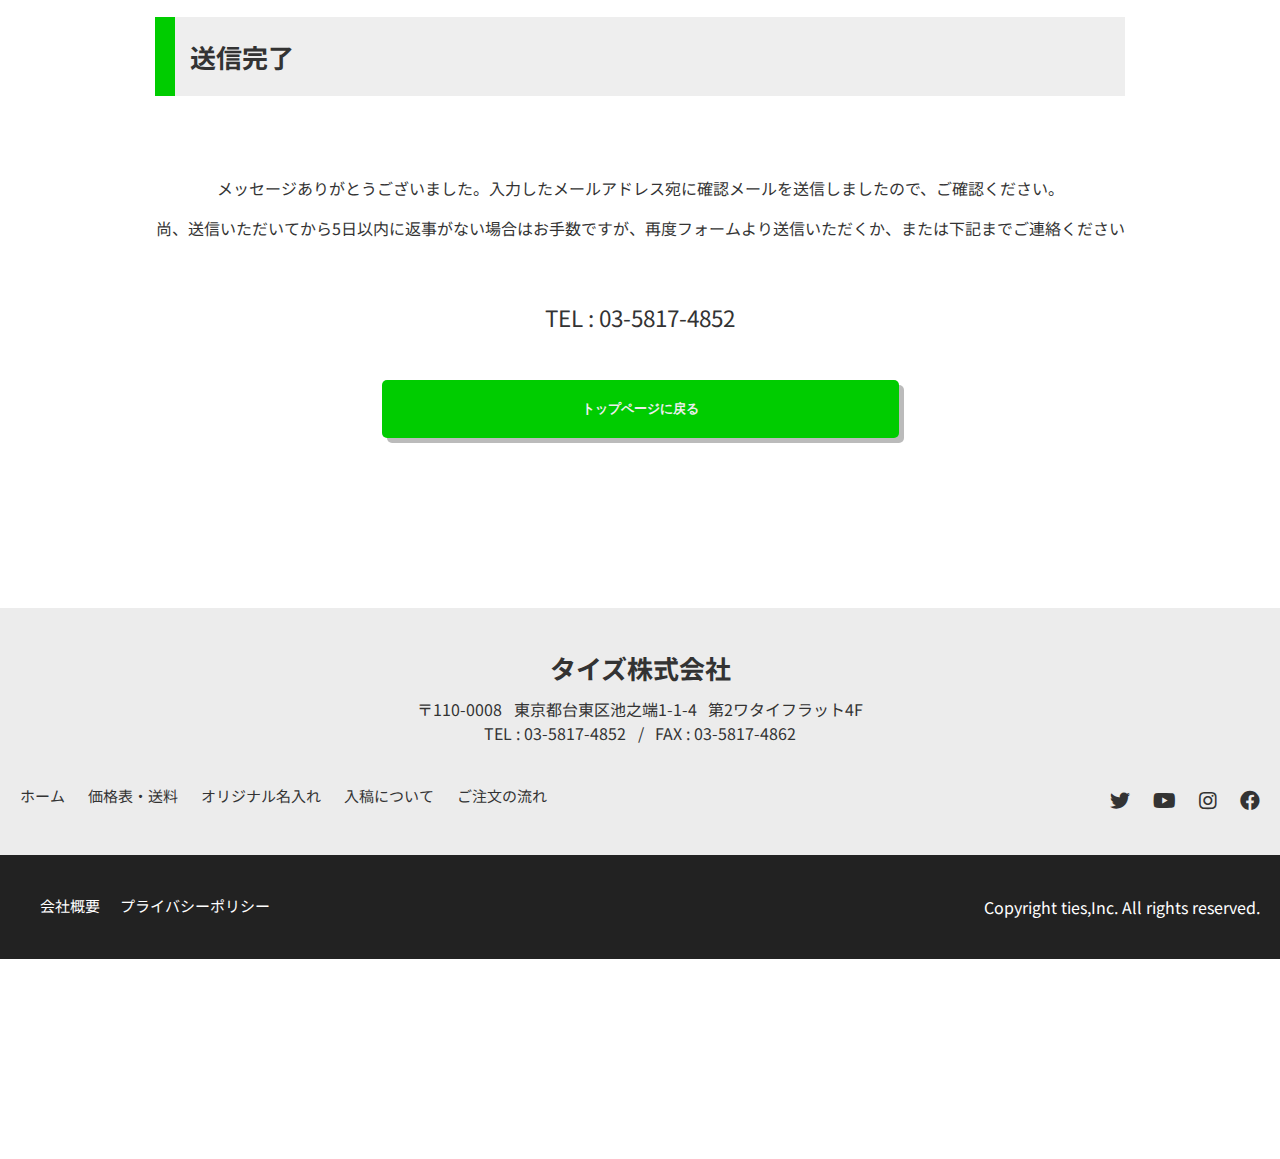
<file: form/thanks.html>
<!DOCTYPE html>
<html lang="ja">
  <head>
    <link
      href="https://use.fontawesome.com/releases/v5.6.1/css/all.css"
      rel="stylesheet"
    />
    <meta charset="UTF-8" />
    <meta http-equiv="X-UA-Compatible" content="IE=edge" />
    <meta name="viewport" content="width=device-width, initial-scale=1.0" />
    <title>高輝度蓄光反射テープ マーキン ノベルティサイト</title>
    <meta
      name="description"
      content="販促・ノベルティグッズ作成を検討中の皆様、高輝度蓄光 反射テープ マーキンが皆様のプロモーション活動を応援します。オリジナルデザインのインパクトと商品の安心感で差し上げたお客様・広告主様ともにご満足。広告主様の商品・サービスをお客様にしっかりお伝えします。"
    />
    <meta
      name="keywords"
      content="ノベルティ,販促品,粗品,販促グッズ,蓄光,反射材,防災グッズ,インセンティブ,人気商品,SP,オリジナル,企業様,法人様,広告,うれしい"
    />
    <link rel="preconnect" href="https://fonts.googleapis.com" />
    <link rel="preconnect" href="https://fonts.gstatic.com" crossorigin />
    <link
      href="https://fonts.googleapis.com/css2?family=Noto+Sans+JP:wght@400;700&display=swap"
      rel="stylesheet"
    />
    <link rel="stylesheet" href="../asset/css/sanitize.css" />
    <link rel="stylesheet" href="../asset/css/style.css" />
  </head>
  <body>
    <section class="section" id="flow">
      <h1 class="section-headerline">送信完了</h1>
      <p>
        メッセージありがとうございました。入力したメールアドレス宛に確認メールを送信しましたので、ご確認ください。
      </p>
      <p>
        尚、送信いただいてから5日以内に返事がない場合はお手数ですが、再度フォームより送信いただくか、または下記までご連絡ください
      </p>
      <br />
      <p class="thanks_tel">TEL : 03-5817-4852</p>
      <br />
      <button class="button thanks" type="button">
        <a href="../index.html">トップページに戻る</a>
      </button>
    </section>
    <!--footer-->
    <footer id="footer">
      <section class="primary">
        <p class="logo">タイズ株式会社</p>
        <p class="address">
          〒110-0008<span class="space">東京都台東区池之端1-1-4</span
          ><span class="space">第2ワタイフラット4F</span><br />TEL :
          03-5817-4852<span class="space">/</span
          ><span class="space">FAX</span> : 03-5817-4862
        </p>
        <div class="navi-row">
          <ul class="navi">
            <li><a href="../index.html">ホーム</a></li>
            <li><a href="../index.html#price">価格表・送料</a></li>
            <li><a href="../index.html#orijinal">オリジナル名入れ</a></li>
            <li><a href="../index.html#orijinal">入稿について</a></li>
            <li><a href="../index.html#flow">ご注文の流れ</a></li>
          </ul>
          <ul class="sns-navi">
            <li>
              <a href="https://twitter.com/tiesofficial" target="_blank"
                ><i class="fab fa-twitter"></i
              ></a>
            </li>
            <li>
              <a
                href="https://www.youtube.com/watch?v=2816c3ExPW8"
                target="_blank"
                ><i class="fab fa-youtube"></i
              ></a>
            </li>
            <li>
              <a
                href="https://www.instagram.com/ties_store_official/"
                target="_blank"
                ><i class="fab fa-instagram"></i
              ></a>
            </li>
            <li>
              <a href="https://www.facebook.com/tiesofficial" target="_blank"
                ><i class="fab fa-facebook"></i
              ></a>
            </li>
          </ul>
        </div>
      </section>
      <section class="secondary">
        <ul class="sitenavi">
          <li><a href="../company.html">会社概要</a></li>
          <li><a href="../privacypolicy.html">プライバシーポリシー</a></li>
        </ul>
        <p class="copyright">Copyright ties,Inc. All rights reserved.</p>
      </section>
    </footer>
    <script src=""></script>
  </body>
</html>
</file>
<file: asset/css/sanitize.css>
/* Document
 * ========================================================================== */

/**
 * Add border box sizing in all browsers (opinionated).
 */

*,
::before,
::after {
  box-sizing: border-box;
}

/**
 * 1. Add text decoration inheritance in all browsers (opinionated).
 * 2. Add vertical alignment inheritance in all browsers (opinionated).
 */

::before,
::after {
  text-decoration: inherit; /* 1 */
  vertical-align: inherit; /* 2 */
}

/**
 * 1. Use the default cursor in all browsers (opinionated).
 * 2. Change the line height in all browsers (opinionated).
 * 3. Use a 4-space tab width in all browsers (opinionated).
 * 4. Remove the grey highlight on links in iOS (opinionated).
 * 5. Prevent adjustments of font size after orientation changes in
 *    IE on Windows Phone and in iOS.
 * 6. Breaks words to prevent overflow in all browsers (opinionated).
 */

html {
  cursor: default; /* 1 */
  line-height: 1.5; /* 2 */
  -moz-tab-size: 4; /* 3 */
  tab-size: 4; /* 3 */
  -webkit-tap-highlight-color: transparent /* 4 */;
  -ms-text-size-adjust: 100%; /* 5 */
  -webkit-text-size-adjust: 100%; /* 5 */
  word-break: break-word; /* 6 */
}

/* Sections
 * ========================================================================== */

/**
 * Remove the margin in all browsers (opinionated).
 */

body {
  margin: 0;
}

/**
 * Correct the font size and margin on `h1` elements within `section` and
 * `article` contexts in Chrome, Edge, Firefox, and Safari.
 */

h1 {
  font-size: 2em;
  margin: 0.67em 0;
}

/* Grouping content
 * ========================================================================== */

/**
 * Remove the margin on nested lists in Chrome, Edge, IE, and Safari.
 */

dl dl,
dl ol,
dl ul,
ol dl,
ul dl {
  margin: 0;
}

/**
 * Remove the margin on nested lists in Edge 18- and IE.
 */

ol ol,
ol ul,
ul ol,
ul ul {
  margin: 0;
}

/**
 * 1. Add the correct sizing in Firefox.
 * 2. Show the overflow in Edge 18- and IE.
 */

hr {
  height: 0; /* 1 */
  overflow: visible; /* 2 */
}

/**
 * Add the correct display in IE.
 */

main {
  display: block;
}

/**
 * Remove the list style on navigation lists in all browsers (opinionated).
 */

nav ol,
nav ul {
  list-style: none;
  padding: 0;
}

/**
 * 1. Correct the inheritance and scaling of font size in all browsers.
 * 2. Correct the odd `em` font sizing in all browsers.
 */

pre {
  font-family: monospace, monospace; /* 1 */
  font-size: 1em; /* 2 */
}

/* Text-level semantics
 * ========================================================================== */

/**
 * Remove the gray background on active links in IE 10.
 */

a {
  background-color: transparent;
}

/**
 * Add the correct text decoration in Edge 18-, IE, and Safari.
 */

abbr[title] {
  text-decoration: underline;
  text-decoration: underline dotted;
}

/**
 * Add the correct font weight in Chrome, Edge, and Safari.
 */

b,
strong {
  font-weight: bolder;
}

/**
 * 1. Correct the inheritance and scaling of font size in all browsers.
 * 2. Correct the odd `em` font sizing in all browsers.
 */

code,
kbd,
samp {
  font-family: monospace, monospace; /* 1 */
  font-size: 1em; /* 2 */
}

/**
 * Add the correct font size in all browsers.
 */

small {
  font-size: 80%;
}

/* Embedded content
 * ========================================================================== */

/*
 * Change the alignment on media elements in all browsers (opinionated).
 */

audio,
canvas,
iframe,
img,
svg,
video {
  vertical-align: middle;
}

/**
 * Add the correct display in IE 9-.
 */

audio,
video {
  display: inline-block;
}

/**
 * Add the correct display in iOS 4-7.
 */

audio:not([controls]) {
  display: none;
  height: 0;
}

/**
 * Remove the border on iframes in all browsers (opinionated).
 */

iframe {
  border-style: none;
}

/**
 * Remove the border on images within links in IE 10-.
 */

img {
  border-style: none;
}

/**
 * Change the fill color to match the text color in all browsers (opinionated).
 */

svg:not([fill]) {
  fill: currentColor;
}

/**
 * Hide the overflow in IE.
 */

svg:not(:root) {
  overflow: hidden;
}

/* Tabular data
 * ========================================================================== */

/**
 * Collapse border spacing in all browsers (opinionated).
 */

table {
  border-collapse: collapse;
}

/* Forms
 * ========================================================================== */

/**
 * Remove the margin on controls in Safari.
 */

button,
input,
select {
  margin: 0;
}

/**
 * 1. Show the overflow in IE.
 * 2. Remove the inheritance of text transform in Edge 18-, Firefox, and IE.
 */

button {
  overflow: visible; /* 1 */
  text-transform: none; /* 2 */
}

/**
 * Correct the inability to style buttons in iOS and Safari.
 */

button,
[type="button"],
[type="reset"],
[type="submit"] {
  -webkit-appearance: button;
}

/**
 * 1. Change the inconsistent appearance in all browsers (opinionated).
 * 2. Correct the padding in Firefox.
 */

fieldset {
  border: 1px solid #a0a0a0; /* 1 */
  padding: 0.35em 0.75em 0.625em; /* 2 */
}

/**
 * Show the overflow in Edge 18- and IE.
 */

input {
  overflow: visible;
}

/**
 * 1. Correct the text wrapping in Edge 18- and IE.
 * 2. Correct the color inheritance from `fieldset` elements in IE.
 */

legend {
  color: inherit; /* 2 */
  display: table; /* 1 */
  max-width: 100%; /* 1 */
  white-space: normal; /* 1 */
}

/**
 * 1. Add the correct display in Edge 18- and IE.
 * 2. Add the correct vertical alignment in Chrome, Edge, and Firefox.
 */

progress {
  display: inline-block; /* 1 */
  vertical-align: baseline; /* 2 */
}

/**
 * Remove the inheritance of text transform in Firefox.
 */

select {
  text-transform: none;
}

/**
 * 1. Remove the margin in Firefox and Safari.
 * 2. Remove the default vertical scrollbar in IE.
 * 3. Change the resize direction in all browsers (opinionated).
 */

textarea {
  margin: 0; /* 1 */
  overflow: auto; /* 2 */
  resize: vertical; /* 3 */
}

/**
 * Remove the padding in IE 10-.
 */

[type="checkbox"],
[type="radio"] {
  padding: 0;
}

/**
 * 1. Correct the odd appearance in Chrome, Edge, and Safari.
 * 2. Correct the outline style in Safari.
 */

[type="search"] {
  -webkit-appearance: textfield; /* 1 */
  outline-offset: -2px; /* 2 */
}

/**
 * Correct the cursor style of increment and decrement buttons in Safari.
 */

::-webkit-inner-spin-button,
::-webkit-outer-spin-button {
  height: auto;
}

/**
 * Correct the text style of placeholders in Chrome, Edge, and Safari.
 */

::-webkit-input-placeholder {
  color: inherit;
  opacity: 0.54;
}

/**
 * Remove the inner padding in Chrome, Edge, and Safari on macOS.
 */

::-webkit-search-decoration {
  -webkit-appearance: none;
}

/**
 * 1. Correct the inability to style upload buttons in iOS and Safari.
 * 2. Change font properties to `inherit` in Safari.
 */

::-webkit-file-upload-button {
  -webkit-appearance: button; /* 1 */
  font: inherit; /* 2 */
}

/**
 * Remove the inner border and padding of focus outlines in Firefox.
 */

::-moz-focus-inner {
  border-style: none;
  padding: 0;
}

/**
 * Restore the focus outline styles unset by the previous rule in Firefox.
 */

:-moz-focusring {
  outline: 1px dotted ButtonText;
}

/**
 * Remove the additional :invalid styles in Firefox.
 */

:-moz-ui-invalid {
  box-shadow: none;
}

/* Interactive
 * ========================================================================== */

/*
 * Add the correct display in Edge 18- and IE.
 */

details {
  display: block;
}

/*
 * Add the correct styles in Edge 18-, IE, and Safari.
 */

dialog {
  background-color: white;
  border: solid;
  color: black;
  display: block;
  height: -moz-fit-content;
  height: -webkit-fit-content;
  height: fit-content;
  left: 0;
  margin: auto;
  padding: 1em;
  position: absolute;
  right: 0;
  width: -moz-fit-content;
  width: -webkit-fit-content;
  width: fit-content;
}

dialog:not([open]) {
  display: none;
}

/*
 * Add the correct display in all browsers.
 */

summary {
  display: list-item;
}

/* Scripting
 * ========================================================================== */

/**
 * Add the correct display in IE 9-.
 */

canvas {
  display: inline-block;
}

/**
 * Add the correct display in IE.
 */

template {
  display: none;
}

/* User interaction
 * ========================================================================== */

/*
 * 1. Remove the tapping delay in IE 10.
 * 2. Remove the tapping delay on clickable elements
      in all browsers (opinionated).
 */

a,
area,
button,
input,
label,
select,
summary,
textarea,
[tabindex] {
  -ms-touch-action: manipulation; /* 1 */
  touch-action: manipulation; /* 2 */
}

/**
 * Add the correct display in IE 10-.
 */

[hidden] {
  display: none;
}

/* Accessibility
 * ========================================================================== */

/**
 * Change the cursor on busy elements in all browsers (opinionated).
 */

[aria-busy="true"] {
  cursor: progress;
}

/*
 * Change the cursor on control elements in all browsers (opinionated).
 */

[aria-controls] {
  cursor: pointer;
}

/*
 * Change the cursor on disabled, not-editable, or otherwise
 * inoperable elements in all browsers (opinionated).
 */

[aria-disabled="true"],
[disabled] {
  cursor: not-allowed;
}

/*
 * Change the display on visually hidden accessible elements
 * in all browsers (opinionated).
 */

[aria-hidden="false"][hidden] {
  display: initial;
}

[aria-hidden="false"][hidden]:not(:focus) {
  clip: rect(0, 0, 0, 0);
  position: absolute;
}
</file>
<file: asset/css/style.css>
@charset "utf-8";



/*
base style
*/
body {
  font-family: 'Noto Sans JP', "Helvetica Neue", "Helvetica", "Hiragino Sans", "Hiragino Kaku Gothic ProN", "Arial", "Yu Gothic", "Meiryo", sans-serif;
  font-size: 15px;
  line-height: 1.5;
  color: #333;
  margin: 0 auto;
}
label,input,textarea,select,button {
  cursor: pointer;
}
.button{
  border: 0;
}
.text-red {
  color: red;
}
.text-big {
  font-size: 36px;
}
.text-small {
  font-size: 16px;
}
.button.buttou-submission{
  font-size: 24px;
  font-weight: bold;
}

html {
  scroll-behavior: smooth;
}
/* section */
.section {
  width: 1000px;
  padding: 30px 15px;
  margin: 0 auto;
  padding-top: 200px;
  margin-top: -200px;
}
.section.section-secondry {
  margin-top: 80px;
}
.section.privacy {
  padding-top: 400px;
  text-align: center;
}

.section-markin {
  display: flex;
  justify-content: space-between;
}
.section > img {
  display: block;
}
.section-headerline {

  border-left: #00CC00 solid 20px;
  color: #333;
  background-color: #EEEEEE;
  text-align: left;
  font-size: 26px;
  font-weight: bold;
  padding: 20px 15px;
  margin-bottom: 80px;

}
.section-headerlineh2 {
  text-align: center;
}


.section-headerlinedetsil {
  font-size: 20px;
  margin-top: 60px;
  margin-bottom: 60px;
}
.marker-green {
  border-bottom: 5px solid #99FF99;
}
.marker-yellow {
border-bottom: 5px solid #FFFF00;
}
.section-button {
  text-align: center;
  margin-top: 80px;
}

/*header*/

.header {
  background-color: white;
  display: flex;
  justify-content: space-between;
  padding: 5px 100px 0px 100px;

}
.header-wrap{
  width: 100%;
  position: fixed;
  z-index: 10;
  top: 0;
  left: 0;
  border-bottom: #ccc 1px solid;

}
.header-logo{
  margin: 0;
  font-size: 15px;
}


.header-logo > a {
  display: block;
  color: transparent;
}
.site-logo img{
  margin-top: 12px;

}

/*nav ボタンお申し込み*/
.header-navitem > a {
  display: block;
  padding: 10px;
  color: #333;
  text-decoration: none;
  font-weight: bold;
  transition: color .25s;
}


.header-navitem > a:hover {
  color: white;
}

.header-contact > ul {
  list-style: none;
  display: flex;
  justify-content: space-between;
  align-items: center;
}

.header-contacbtn > a{
  margin-left: 10px;
  padding: 15px 20px;
  background-color: #00CC00;
  color: #fff;
  text-decoration: none;
  font-weight: bold;
  font-size: 20px;
  border-radius: 5px;
  box-shadow: 5px 5px 0 #bbb;
  transition: box-shadow .25s;
}


.header-contacttel {
  display: inline-grid;
  margin-right: 20px;
}
.header-contacbtn>a:hover {
  box-shadow: 0 0 0 #bbb;
}
.sma {
  display: none;
}

/*スマートフォンでは有効（改行する）*/
@media screen and (max-width:1177px) {
  .sma {
    text-align: center;
    line-height: 2em;
    display: inline-block;
    padding: 30px 20px;
  }
}

.header-nav {
  background-color: #ececec;
  padding: 10px 0;
}
.header-navlist {

  width: 1000px;
  margin: 0 auto;
  max-width: 1000px;
  display: flex;
  justify-content: space-between;
  align-items: center;
}

.header-navitem +li {
  border-left: 1px solid white;
  padding-left: 50px;
}

/*hero*/
.hero {
  text-align: center;
  position: relative;
  overflow: hidden;
}
.hero > img {
  width: 100%;
  margin: 0;

}
.storong {
  position: absolute;
  top: 60%;
  left: 49%;
  background-image: url(../../asset/images/markinsite_tv_heroimg.png);
  background-size: contain;
  background-repeat: no-repeat;
  background-position: center right ;
  color: #333;
  width: 450px;
  background-color: white;
  font-size: 20px;
  font-weight: bold;
  border-radius: 10px;
  border: #00CC00 solid 3px;
  padding: 20px 20px;
  text-align: left;
}
.storong-text {
  color: #00CC00;
  font-size: 18px;
  font-weight: bold;
  position: absolute;
  top: 71%;
  left: 72%;
  z-index: 100;
  text-align: center;
}

@media screen and (max-width: 768px) {
  .hero>strong {
    font-size: 50px;
  }
}

/* about */
.about {
  margin: 0;
  display: flex;
  z-index: 1;
}

.about-caption {
  padding-left: 0;
  text-align: center;
}
.about-headline {
  font-size: 30px;
  margin-bottom: 0;
  letter-spacing: 0.15em;
  line-height: 1.2em;
}
.about-description {
  color: #000;
  text-align: center;
  border-bottom: #bbb solid 2px;
  padding: 30px;
  margin: 0;
}

.about-firstlist,.about-secondlist {
  text-align: left;
  line-height: 2.3em;
}
.about-list {
  margin: 50px 0;
}
.about-image {
  margin: 10px 23px;
  z-index: 1;
}

.about-right {
  position: relative;
  background-color: #FFFFCC;
  margin-left: 0;
  padding: 0 30px;
}
.about-description.top {
  margin-top: 40px;
}

.about-left {
  background-color: #CCFFCC;
  padding: 0 30px;
}
.aboutprint-image {
  padding-bottom: 70px;
}
 .text-jd {
  font-size: 18px;
  font-weight: normal;
  letter-spacing: 0.07em;
  margin: 0;
}



/* grid */
.grid {
  display: flex;
  margin: 0;
  padding: 0;
  align-items: center;
  justify-content: center;
}
.grid-col-4 > .grid-item{
  width: 25%;
}
.grid-col-2 > .grid-item {
  width: 50%;
}
.grid-col-3 > .grid-item {
  width: 33.3%;
}
.grid-item {
  list-style: none;
}

.original-name-left > p {
  text-align: left;
}

@media screen and (max-width: 768px){
  .grid {
    display: block;
  }
    .grid-col-4>.grid-item,
    .grid-col-2>.grid-item,
    .grid-col-3>.grid-item{
    width: 100%;
    margin: 20px;
}
}

/*detail*/
.detail{
  text-align: center;
  padding: 0 15px;
}
.detail-headline{
  font-weight:  bold;
}
.detail-img{
  margin: 0 0 20px;
}
.detail-description{
  margin: 0;
  text-align: left;
}
/*space*/
.space {
  padding-left: 0.7rem;
}


/* card */
.card{
  padding: 0 10px;
}
.card-link{
  display: block;
  color: #333;
  text-decoration: none;
  position: relative;
  transition: background-color .50s;
}
.card-link:hover{
  background-color: #eee;
}
.card-label{
  position: absolute;
  left: 0;
  top: 0;
  background-color: #999;
  color: #fff;
  display: block;
  padding: 5px 10px;
  font-size: 12px;
}
.card-img{
  width: 100%;
  height: auto;
}
.card-info{}
/* .card-time{} */
.card-headline{
  margin: 0;
}
.card-description{
  margin: 0;
}

/* avator */
.avator{
  display: flex;
  flex-direction: row-reverse;
  align-items: center;
  justify-content: start;
  padding: 10px;
}
.avator-name{
  font-weight: bold;
  padding-left: 15px;
}
.avator-imag{
  margin: 0;
  border-radius: 50%;
  overflow: hidden;
}
/*button*/
.button{
  display: inline-block;
  color: #fff;
  font-weight: bold;
  background-color: #00CC00;
  text-align: center;
  padding: 20px 200px;
  text-decoration: none;
  border-radius: 5px;
  box-shadow: 5px 5px 0 #bbb;
  transition: box-shadow .25s;
}
.thanks{
  margin-top: 100px;
  display: block;
  margin: auto;
  text-decoration: none;
}
.thanks a {
  text-decoration: none;
  color: #EEEEEE;
}

.button:hover{
  box-shadow: 0 0 0 #bbb;
}
.button-second {
  color: #fff;
  font-weight: bold;
  background-color: #00CC00;
  text-align: center;
  padding: 20px 200px;
  text-decoration: none;
  border-radius: 5px;
  box-shadow: 5px 5px 0 #bbb;
  transition: box-shadow .25s;
}
input.button-third {
  color: #fff;
  font-weight: bold;
  background-color: rgb(174, 174, 174) !important;
  text-align: center;
  padding: 20px 200px;
  text-decoration: none;
  border-radius: 5px;
  box-shadow: 5px 5px 0 #bbb;
  transition: box-shadow .25s;
}


/*.select .input .radio .textarea*/
.select {
  border-radius: 5px;
  padding: 10px;
  border: 1px solid #ccc;
  min-width: 500px;
}

.input {
  border-radius: 5px;
  padding: 15px;
  border: 1px solid #ccc;
  min-width: 500px;

}
.radio {
  margin: 0 10px;
}
.textarea {
  border-radius: 5px;
  padding: 10px;
  border: 1px solid #ccc;
  min-width: 500px;
  min-height: 100px;
}
#detail p {
 text-align: left;
}
#price p {
  text-align: left;
}
/*form*/
.form-table th{
  padding: 10px 0 10px 50px;
  text-align: left;
  margin-left: 20px;
  font-size: 18px;
}
.form-table td {
  font-size: 18px;
  padding: 30px 10px;
  display: inline-grid;
}
.form-table {
  background-color: #eee;
}

.form-button {
  text-align: center;
  margin-top: 20px;
}
.form {
  background: #efefef;
}
.description {
  text-align: left;
  margin-bottom: 30px;
}
.checkbox {
  margin: 7px 0;
}

/*works*/
.works {
  margin: 40px 0;
  padding: 20px;
  text-align: center;
}
.works > img {
  margin: 0 15px;
}

/*footer*/
#footer {
  position: relative;
  margin-top: 140px;
  color: #333;
}

#footer a {
  text-decoration: none;
  color: #333;
}

#footer a:hover {
  text-decoration: underline;
}

#footer .primary {
  padding: 40px 20px;
  background: #ececec;
}

#footer .secondary {
  display: flex;
  padding: 40px 20px;
  background: #222;
}

@media screen and (max-width: 767px) {
  #footer .primary {
    padding: 20px 20px;
    background: #333;
  }

  #footer .secondary {
    display: block;
    padding: 20px 20px;
  }
}

/* footer-logo */
#footer .logo {
  position: relative;
  padding: 0;
  margin: 0;
  width: 100%;
  font-size: 26px;
  font-weight: bold;
}

@media screen and (max-width: 767px) {
  #footer .logo {
    font-size: 16px;
  }
}

/* address */

.address {
  margin: 10px 0 0;
  padding: 0;
}

@media screen and (max-width: 767px) {
  .address {
    font-size: 12px;
  }
}

/* navi */

.navi-row {
  display: flex;
  margin-top: 40px;
}

#footer .navi {
  margin: 0;
  padding: 0;
  list-style: none;
}

#footer .navi li {
  display: inline-block;
  margin: 0 20px 0 0;
  padding: 0;
}

#footer .navi li:first-child {
  margin-left: 0;
}

@media screen and (max-width: 767px) {
  .navi-row {
    display: block;
    margin-top: 15px;
  }

  #footer .navi {
    font-size: 12px;
  }

  #footer .navi li {
    margin-top: 5px;
    font-size: 12px;
  }
}

/* sns-navi */

#footer .sns-navi {
  margin: 0 0 0 auto;
  padding: 0;
}

#footer .sns-navi li {
  display: inline-block;
  margin: 0 20px 0 0;
  padding: 0;
  font-size: 20px;
}

#footer .sns-navi li:last-child {
  margin-right: 0;
}

@media screen and (max-width: 767px) {
  #footer .sns-navi {
    margin: 20px 0 0;
    padding: 0;
  }

  #footer .sns-navi li {
    margin: 0 20px 0 0;
    padding: 0;
    font-size: 18px;
  }
}

/* sitenavi */

#footer .sitenavi {
  width: 50%;
  margin: 0;
  padding: 0;
  list-style: none;
  display: flex;
}

#footer .sitenavi a {
  display: inline-block;
  margin: 0 0 0 20px;
  padding: 0;
  color: white;

}

#footer .sitenavi li:first-child {
  margin-left: 0;
}

@media screen and (max-width: 767px) {
  #footer .sitenavi {
    width: 100%;
    text-align: center;
    font-size: 12px;
  }
}

/* copyright */

#footer .copyright {
  width: 50%;
  margin: 0;
  padding: 0;
  text-align: right;
  color: white;
}

@media screen and (max-width: 767px) {
  #footer .copyright {
    width: 100%;
    margin: 20px 0 0;
    text-align: center;
    font-size: 12px;
  }
}

body {
  margin: 0;
  padding: 0;
}


/*table*/
p {
  font-size: 16px;
  font-weight: normal;
  text-align: center;
  /* margin: 60px auto 40px;
  padding: 20px 30px; */
}

.section-button > p {
  font-weight: bold;
}

table {
  width: 100%;
  margin-top: 100px;
}

.tbl-r02 th {
  background: #eee;
  border: solid 1px #ccc;
  color: #333;
  padding: 10px;
  text-align: center;
}

.tbl-r02 td {
  text-align: center;
  border: solid 1px #ccc;
  padding: 20px 30px;
}

@media screen and (max-width: 640px) {
  .last td:last-child {
    border-bottom: solid 1px #ccc;
    width: 100%;
  }

  .tbl-r02 {
    width: 80%;
  }

  .tbl-r02 th,
  .tbl-r02 td {
    border-bottom: none;
    display: block;
    width: 100%;
  }
}
.tbl-r02 {
  margin: 0;
}

/*flow*/
ul {
  padding: 0;
}

li {
  list-style-type: none;
}

dd {
  margin-left: 0;
}

.flow {
  display: -webkit-box;
  display: -ms-flexbox;
  display: flex;
  flex-wrap: wrap;
  -webkit-box-pack: space-between;
  -ms-flex-pack: space-between;
  justify-content: space-between;
}

.flow>li {
  -ms-flex-preferred-size: 22%;
  flex-basis: 22%;
}
.flow a {
  text-decoration: none;
  color: #00CC00;
}
.flow p {
  font-size: 14px;
  text-align: left;
}

.flow>li .icon {
  font-family: 'Montserrat', sans-serif;
  font-size: 18px;
  line-height: 50px;
  width: 50px;
  color: #fff;
  background: #00CC00;
  margin: 0 auto 20px;
  display: block;
  border-radius: 50%;
  text-align: center;
  position: relative;
  letter-spacing: 2px;
}

.flow>li .icon::before {
  content: "";
  border: solid transparent;
  border-width: 8px;
  border-top-color: #00CC00;
  position: absolute;
  top: calc(100% - 2px);
  left: 50%;
  -webkit-transform: translateX(-50%);
  transform: translateX(-50%);
}
.flow>li:last-child .icon::before{
    content: "";
    border: solid transparent;
    border-width: 8px;
    border-top-color: white;
    position: absolute;
    top: calc(100% - 2px);
    left: 50%;
    -webkit-transform: translateX(-50%);
    transform: translateX(-50%);
}
.flow>li dl {
  padding: 30px 20px;
  margin: 0;
  border: 3px solid #00CC00;
  position: relative;
}
.flow>li:last-child dl {
    border: 3px solid white;
}
.flow>li:not(:last-child) dl::before {
  content: "";
  width: 14px;
  height: 14px;
  margin-right: 10px;
  display: inline-block;
  border-top: 4px solid #00CC00;
  border-right: 4px solid #00CC00;
  position: absolute;
  top: calc(50% - 14px);
  left: 104%;
  -webkit-transform: rotate(45deg);
  transform: rotate(45deg);
}
.flow>li:nth-last-child(2) dl::before {
  content: "";
  width: 14px;
  height: 14px;
  margin-right: 10px;
  display: inline-block;
  border-top: 4px solid white;
  border-right: 4px solid white;
  position: absolute;
  top: calc(50% - 14px);
  left: 104%;
  -webkit-transform: rotate(45deg);
  transform: rotate(45deg);
}

.flow>li dl dt {
  font-size: 20px;
  font-weight: 600;
  color: #00CC00;
  -ms-flex-preferred-size: 20%;
  flex-basis: 20%;
  margin-bottom: 1vh;
  text-align: center;
}
.original-name {
  display: flex;
  justify-content: space-between;
}
/*circle*/
.circle-right {
  position: relative;
  top: -130px;
  left: -30px;
  margin-left: -30px;
  margin-bottom: -90px;
  display: flex;
  align-items: center;
  justify-content: center;
  background: #FF773E;
  border-radius: 50%;
  width: 130px;
  height: 130px;
  color: #fff;
  font-size: 22px;
  font-weight: bold;
  line-height: 1.3em;
  z-index: 3;
}
.circle-left {
  position: relative;
  top: -130px;
  left: -30px;
  margin-left: -30px;
  margin-bottom: -90px;
  display: flex;
  align-items: center;
  justify-content: center;
  background: #FF773E;
  border-radius: 50%;
  width: 130px;
  height: 130px;
  color: #fff;
  font-size: 22px;
  z-index: 3;
  font-weight: bold;
   line-height: 1.3em;

}

/*アコーディオン*/
/*General style */
.acd-check {
  display: none;
}

.acd-label {
  padding: 10px 15px;
  box-sizing: border-box;
  background: #eee;
  display: flex;
  justify-content: space-between;
  margin: 20px auto 5px;
  width: 60%;
  font-size: 19px;
  font-family: bold;
}


.acd-label::after {
  display: flex;
  align-items: center;
  font-family: "Font Awesome 5 Free";
  content: "\f0d7";
  font-weight: 900;
  transition: all 0.3s;
}

.acd-content {
  height: 0;
  opacity: 0;
  transition: 0.3s;
  visibility: hidden;
  width: 60%;
  padding: 0;
  margin: 0 auto;
}

.acd-content p {
  margin: 0;
  padding: 0 20px;
  word-break: break-all;
  text-align: left;
  font-size: 19px;
}
.pdf {
  display: block;
  width: 60%;
  margin: 20px auto;
  padding: 15px 10px;
  background: #eee;
  color: #333;
  text-align: left;
  font-size: 19px;
  text-decoration: none;
}
.pdf :hover {
  opacity: 0.8;
  color: #999;
  cursor: pointer;
}

.acd-check:checked+.acd-label+.acd-content {
  height: auto;
  opacity: 1;
  padding: 15px 0;
  visibility: visible;
  align-items: center;
  word-break: break-all;
}

.acd-check:checked+.acd-label::after {
  transform: rotate(180deg);
}

@media screen and (max-width: 960px) {
  .acd-label {
    width: 95%;
  }

  .acd-content {
    width: 95%;
  }

  .acd-check:checked+.acd-label+.acd-content {
    padding: 10px 0;
  }
}


div.quote::after {
  right: 29px;
  transform: rotate(30deg)
}
/*thanks*/
.thanks_tel {
  font-size: 1.5em;
  text-align: center;

}
/*privacypolicy*/
.innner {
  text-align: left;
  margin: 70px 0;
}
.innner h3 {
  padding: 30px 0;
}
.normaltxt {
    text-align: left;
    padding-bottom: 20px;
}
.privacybutton {
  margin-top: 20px;
  padding: 20px 80px;
}
.normaltxttop {
  text-align: center;
  padding: 0;
}
/*会社概要ページ*/
.company {
  width: 1000px;
  margin: 0 auto;
    padding-top: 200px;
  text-align: center;
}
.companyvision {
  text-align: center;
  margin-bottom: 70px
}
/*参考写真スライド*/
/*
右から左へ
----------------------------*/
@keyframes infinity-scroll-left {
  from {
    transform: translateX(0);
  }

  to {
    transform: translateX(-100%);
  }
}

/*
IE11対策
----------------------------*/
_:-ms-lang(x)::-ms-backdrop,
.d-demo {
  display: -ms-grid;
  overflow: hidden;
}

/*----------------------------*/
.d-demo{
  width: 950px;
  margin: 0 auto;
}
.d-demo__wrap {
  display: flex;
  overflow: hidden;

}

.d-demo__list {
  display: flex;
  list-style: none;
}

.d-demo__list--left {
  animation: infinity-scroll-left 95s infinite linear 0.5s both;
}

.d-demo__item {
  width: calc(100vw / 6);
}

.d-demo__item>img {
  width: 100%;
}

/* スマホだけに適用するCSS */
@media screen and (max-width:479px) {


  .header-contacbtn>a {
    display: inline-block;
    font-size: 15px;
    padding: auto;
    line-height: 1.5em;
    padding: 10px 20px;
  }
  .select,
  .input,
  .textarea,
  .section-markin {
    min-width: auto;
    width: 100%;
  }
  .about {
    display: block;
    text-align: center;
  }

  .about-image {
    max-width: 100%;
  }
  .header {
    justify-content: flex-start;
    padding: 5px 10px;
  }
  .site-logo{
    width: 30%;
    padding: 0px;
    margin: 0px;
  }
  .site-logo img {
    width: 30%;
  }
    .header-contacttel img {
      width: 30%;
    }
    .header-contact>ul {
      padding: 0;
      margin: 0;

    }
  .header-nav {
    display: none;
  }
  .header-contacbtn {
    display: none;
  }
}
</file>
